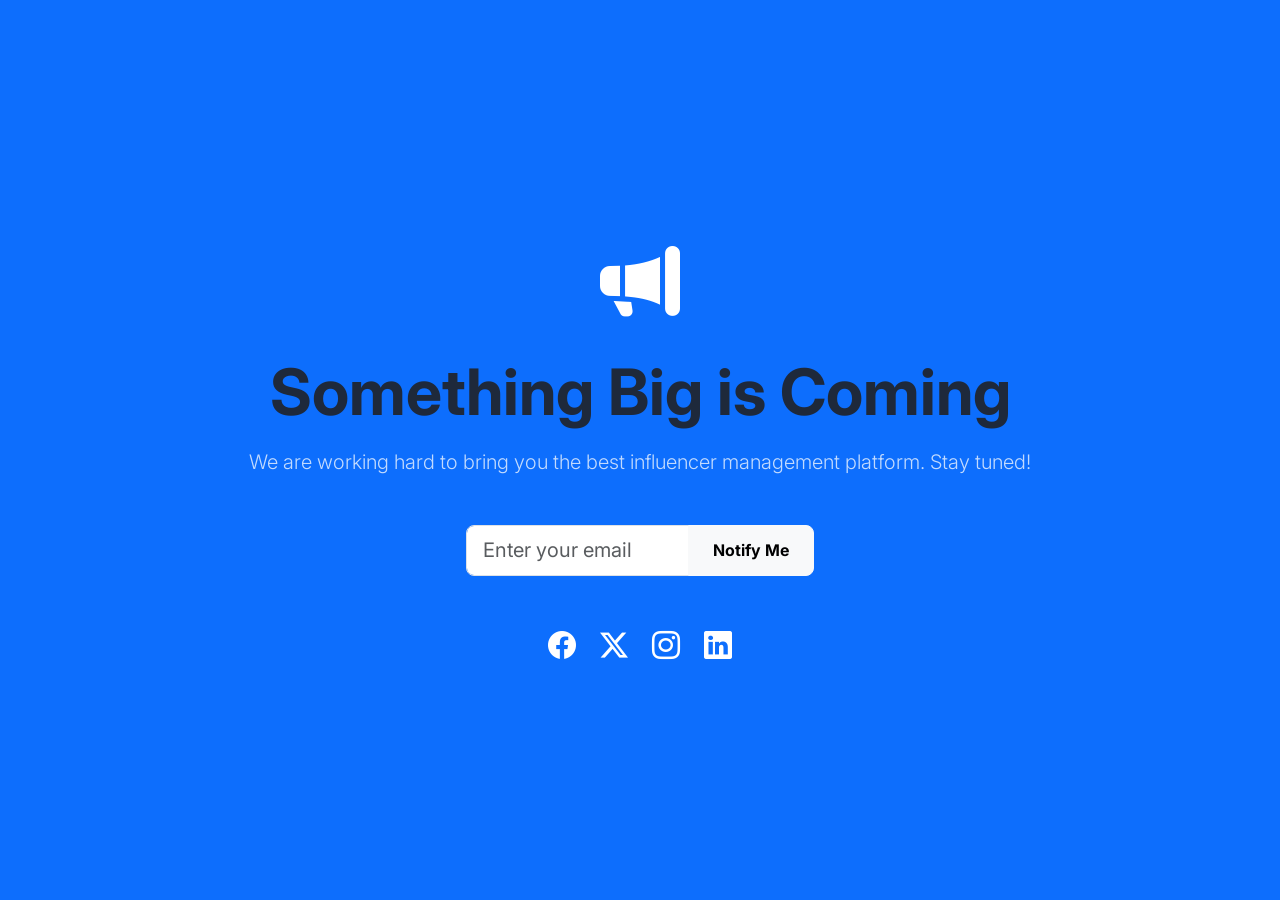
<file: coming-soon.html>
<!DOCTYPE html>
<html lang="en" dir="ltr">
<head>
    <meta charset="UTF-8">
    <meta name="viewport" content="width=device-width, initial-scale=1.0">
    <title>Coming Soon | InfluencerHub</title>
    <link href="https://cdn.jsdelivr.net/npm/bootstrap@5.3.2/dist/css/bootstrap.min.css" rel="stylesheet">
    <link rel="stylesheet" href="https://cdn.jsdelivr.net/npm/bootstrap-icons@1.11.1/font/bootstrap-icons.css">
    <link href="https://fonts.googleapis.com/css2?family=Inter:wght@400;500;600;700;800&display=swap" rel="stylesheet">
    <link rel="stylesheet" href="assets/css/style.css">
	<link rel="icon" type="image/png" href="assets/images/favicon.png">
</head>
<body class="bg-primary text-white">

    <div class="container d-flex flex-column justify-content-center align-items-center min-vh-100 text-center">
        <div class="mb-4">
            <i class="bi bi-megaphone-fill display-1"></i>
        </div>
        <h1 class="display-3 fw-bold mb-3">Something Big is Coming</h1>
        <p class="lead mb-5 opacity-75">We are working hard to bring you the best influencer management platform. Stay tuned!</p>
        
        <div class="row w-100 justify-content-center mb-5">
            <div class="col-md-6 col-lg-4">
                <form class="input-group">
                    <input type="email" class="form-control form-control-lg" placeholder="Enter your email">
                    <button class="btn btn-light fw-bold" type="button">Notify Me</button>
                </form>
            </div>
        </div>

        <div class="d-flex gap-4 fs-3">
            <a href="#" class="text-white"><i class="bi bi-facebook"></i></a>
            <a href="#" class="text-white"><i class="bi bi-twitter-x"></i></a>
            <a href="#" class="text-white"><i class="bi bi-instagram"></i></a>
            <a href="#" class="text-white"><i class="bi bi-linkedin"></i></a>
        </div>
    </div>

    <script src="https://cdn.jsdelivr.net/npm/bootstrap@5.3.2/dist/js/bootstrap.bundle.min.js"></script>
    <script src="assets/js/main.js"></script>
</body>
</html>
</file>
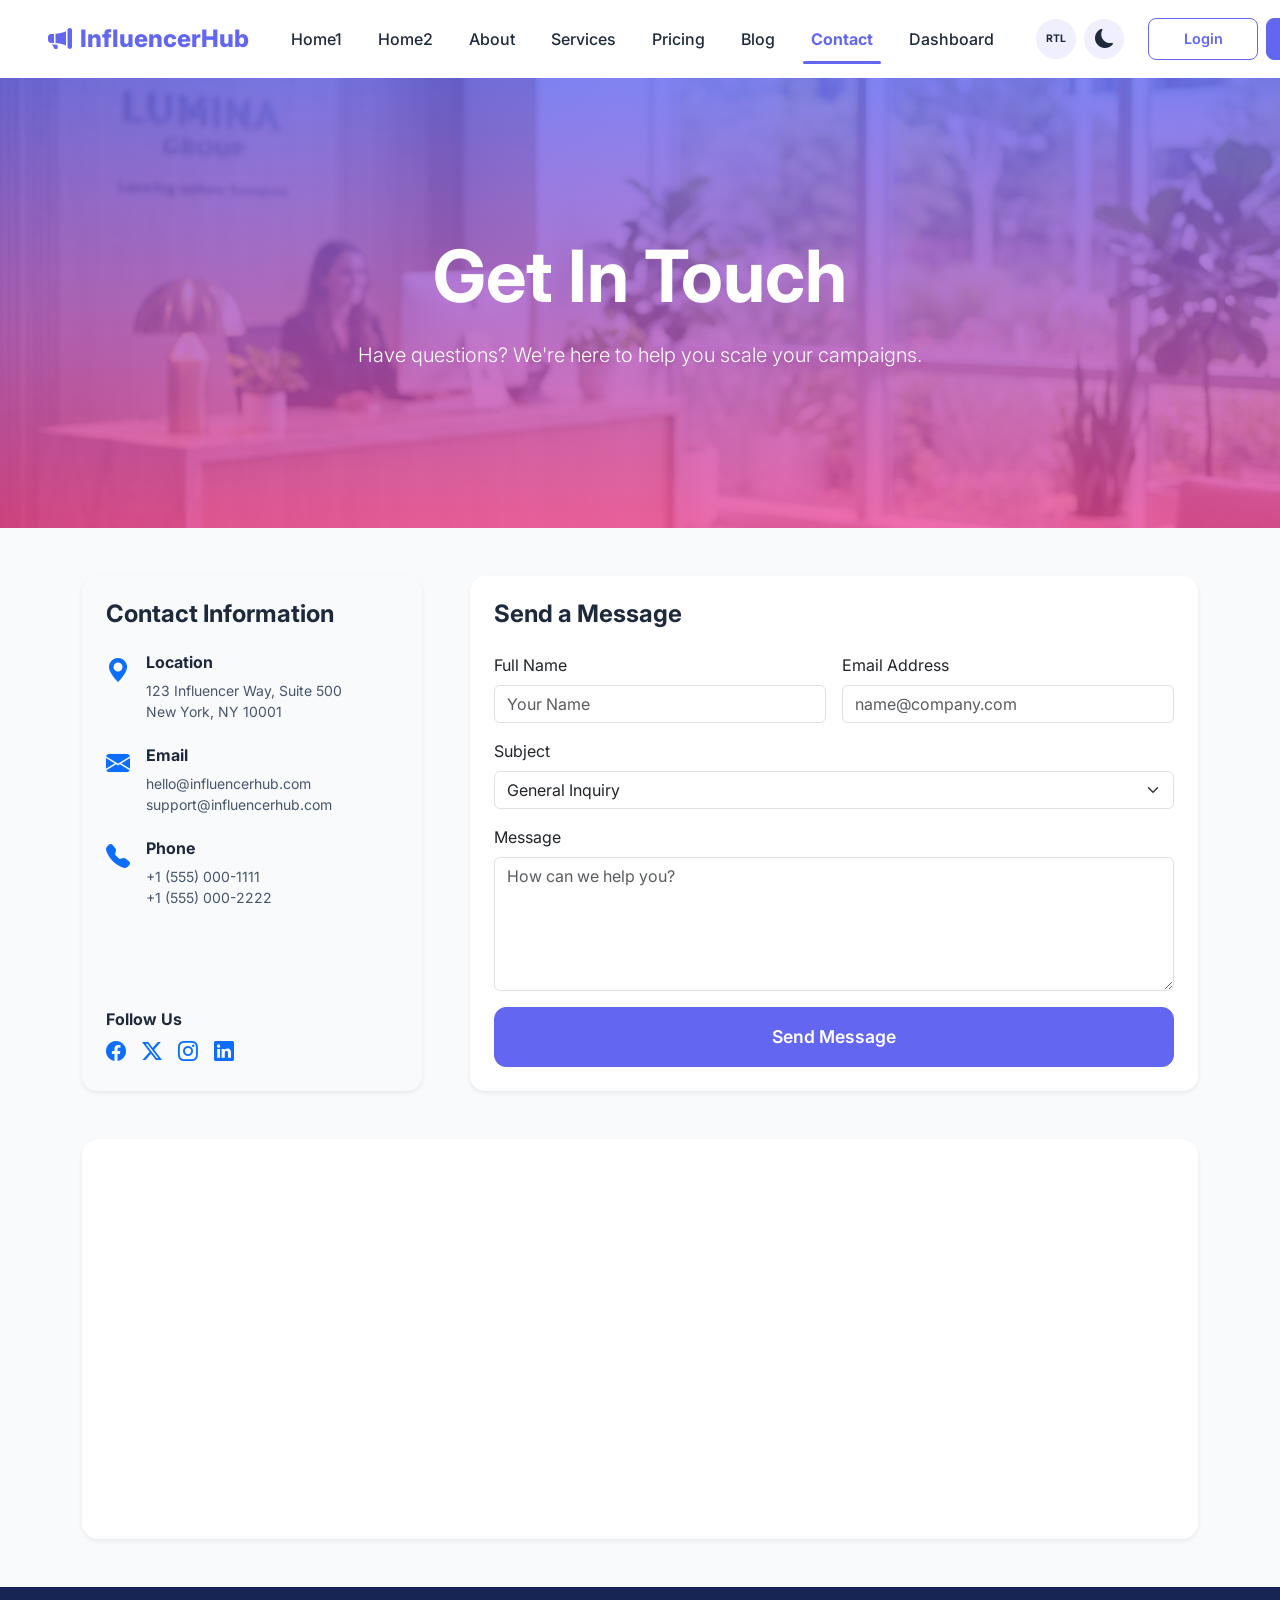
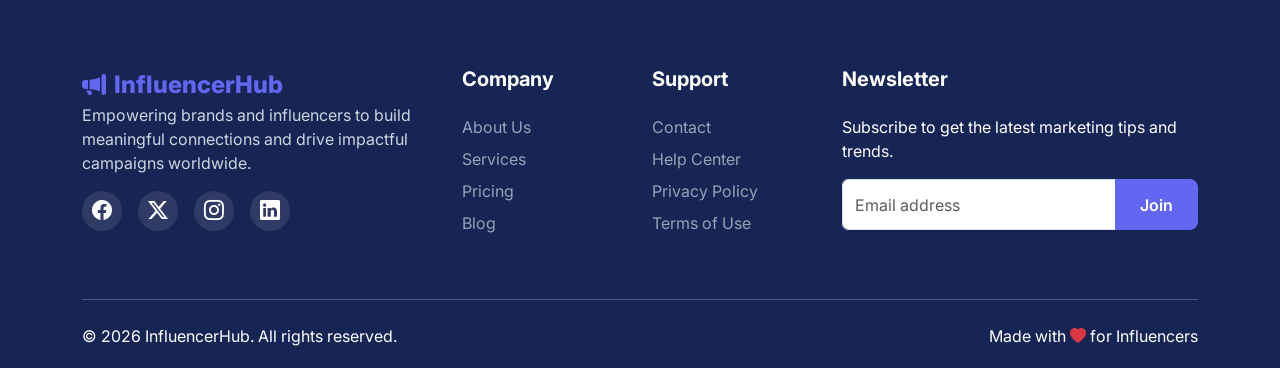
<file: contact.html>
<!DOCTYPE html>
<html lang="en" dir="ltr">
<head>
    <meta charset="UTF-8">
    <meta name="viewport" content="width=device-width, initial-scale=1.0">
    <title>Contact Us | InfluencerHub</title>
    <link href="https://cdn.jsdelivr.net/npm/bootstrap@5.3.2/dist/css/bootstrap.min.css" rel="stylesheet">
    <link rel="stylesheet" href="https://cdn.jsdelivr.net/npm/bootstrap-icons@1.11.1/font/bootstrap-icons.css">
    <link href="https://fonts.googleapis.com/css2?family=Inter:wght@400;500;600;700;800&display=swap" rel="stylesheet">
    <link rel="stylesheet" href="assets/css/style.css">
	<link rel="icon" type="image/png" href="assets/images/favicon.png">
</head>
<body>

    <!-- Header (Same) -->
    <header class="navbar navbar-expand-lg sticky-top">
        <div class="container-fluid px-lg-5">
            <a class="navbar-brand d-flex align-items-center" href="index.html">
                <i class="bi bi-megaphone-fill me-2"></i>
                <span>InfluencerHub</span>
            </a>
            
            <div class="d-flex align-items-center order-lg-3">
                <div class="d-none d-lg-flex align-items-center me-2">
                    <div class="rtl-toggle me-2"><small class="fw-bold" style="font-size: 0.65rem;">RTL</small></div>
                    <div class="theme-toggle me-3">
                        <i class="bi bi-moon-fill"></i>
                    </div>
                </div>
                <a href="login.html" class="btn btn-outline-primary me-2 d-none d-lg-inline-block">Login</a>
                <a href="register.html" class="btn btn-primary d-none d-lg-inline-block">Sign Up</a>
                <button class="navbar-toggler ms-2 border-0 shadow-none" type="button" data-bs-toggle="offcanvas" data-bs-target="#offcanvasNavbar">
                    <i class="bi bi-list fs-1 text-primary"></i>
                </button>
            </div>

            <div class="collapse navbar-collapse justify-content-center" id="navbarNav">
                <ul class="navbar-nav">
                    <li class="nav-item"><a class="nav-link" href="index.html">Home1</a></li><li class="nav-item"><a class="nav-link" href="home-2.html">Home2</a></li>
                    <li class="nav-item"><a class="nav-link" href="about.html">About</a></li>
                    <li class="nav-item"><a class="nav-link" href="services.html">Services</a></li>
                    <li class="nav-item"><a class="nav-link" href="pricing.html">Pricing</a></li>
                    <li class="nav-item"><a class="nav-link" href="blog.html">Blog</a></li>
                    <li class="nav-item"><a class="nav-link active" href="contact.html">Contact</a></li>
                    <li class="nav-item"><a class="nav-link" href="dashboard.html">Dashboard</a></li>
                </ul>
            </div>
        </div>
    </header>
    
    <!-- Mobile Navigation -->
    <div class="offcanvas offcanvas-end" tabindex="-1" id="offcanvasNavbar">
        <div class="offcanvas-header border-bottom">
            <h5 class="offcanvas-title fw-bold text-primary mb-0">
                <i class="bi bi-megaphone-fill me-2"></i>InfluencerHub
            </h5>
            <button type="button" class="btn-close shadow-none" data-bs-dismiss="offcanvas"></button>
        </div>
        <div class="offcanvas-body">

            <ul class="navbar-nav justify-content-end flex-grow-1 pe-3">
                <li class="nav-item"><a class="nav-link" href="index.html">Home1</a></li>
                <li class="nav-item"><a class="nav-link" href="home-2.html">Home2</a></li>
                <li class="nav-item"><a class="nav-link" href="about.html">About</a></li>
                <li class="nav-item"><a class="nav-link" href="services.html">Services</a></li>
                <li class="nav-item"><a class="nav-link" href="pricing.html">Pricing</a></li>
                <li class="nav-item"><a class="nav-link" href="blog.html">Blog</a></li>
                <li class="nav-item active"><a class="nav-link active" href="contact.html">Contact</a></li>
                <li class="nav-item"><a class="nav-link" href="dashboard.html">Dashboard</a></li>
                <hr>
                <li class="nav-item"><a class="nav-link" href="login.html">Login</a></li>
                <li class="nav-item"><a class="nav-link" href="register.html">Sign Up</a></li>
            </ul>
            <div class="d-flex align-items-center gap-3 p-3 border-top mt-auto">
                <div class="rtl-toggle"><small class="fw-bold" style="font-size: 0.65rem;">RTL</small></div>
                <div class="theme-toggle">
                    <i class="bi bi-moon-fill"></i>
                </div>
            </div>
        </div>
    </div>

    <main>
        <!-- Contact Hero -->
        <section class="hero-section py-5 d-flex align-items-center justify-content-center text-white text-center" style="background: linear-gradient(rgba(99, 102, 241, 0.8), rgba(236, 72, 153, 0.8)), url('assets/images/hero_bg_contact_1778399647492.png'); background-size: cover; background-position: center; min-height: 50vh;">
            <div class="container">
                <h1 class="display-4 fw-bold">Get In Touch</h1>
                <p class="lead mb-0">Have questions? We're here to help you scale your campaigns.</p>
            </div>
        </section>

        <!-- Contact Section -->
        <section class="py-5">
            <div class="container">
                <div class="row g-5">
                    <!-- Info Column -->
                    <div class="col-lg-4">
                        <div class="card p-4 h-100 border-0 shadow-sm bg-light">
                            <h4 class="fw-bold mb-4">Contact Information</h4>
                            <div class="d-flex mb-4">
                                <i class="bi bi-geo-alt-fill text-primary fs-4 me-3"></i>
                                <div>
                                    <h6>Location</h6>
                                    <p class="text-muted small mb-0">123 Influencer Way, Suite 500<br>New York, NY 10001</p>
                                </div>
                            </div>
                            <div class="d-flex mb-4">
                                <i class="bi bi-envelope-fill text-primary fs-4 me-3"></i>
                                <div>
                                    <h6>Email</h6>
                                    <p class="text-muted small mb-0">hello@influencerhub.com<br>support@influencerhub.com</p>
                                </div>
                            </div>
                            <div class="d-flex mb-4">
                                <i class="bi bi-telephone-fill text-primary fs-4 me-3"></i>
                                <div>
                                    <h6>Phone</h6>
                                    <p class="text-muted small mb-0">+1 (555) 000-1111<br>+1 (555) 000-2222</p>
                                </div>
                            </div>
                            <div class="mt-auto">
                                <h6>Follow Us</h6>
                                <div class="d-flex gap-3 fs-5 mt-2">
                                    <a href="#" class="text-primary"><i class="bi bi-facebook"></i></a>
                                    <a href="#" class="text-primary"><i class="bi bi-twitter-x"></i></a>
                                    <a href="#" class="text-primary"><i class="bi bi-instagram"></i></a>
                                    <a href="#" class="text-primary"><i class="bi bi-linkedin"></i></a>
                                </div>
                            </div>
                        </div>
                    </div>

                    <!-- Form Column -->
                    <div class="col-lg-8">
                        <div class="card p-4 border-0 shadow-sm">
                            <h4 class="fw-bold mb-4">Send a Message</h4>
                            <form>
                                <div class="row g-3">
                                    <div class="col-md-6">
                                        <label class="form-label">Full Name</label>
                                        <input type="text" class="form-control" placeholder="Your Name">
                                    </div>
                                    <div class="col-md-6">
                                        <label class="form-label">Email Address</label>
                                        <input type="email" class="form-control" placeholder="name@company.com">
                                    </div>
                                    <div class="col-12">
                                        <label class="form-label">Subject</label>
                                        <select class="form-select">
                                            <option selected>General Inquiry</option>
                                            <option>Partnership Proposal</option>
                                            <option>Technical Support</option>
                                            <option>Pricing Inquiry</option>
                                        </select>
                                    </div>
                                    <div class="col-12">
                                        <label class="form-label">Message</label>
                                        <textarea class="form-control" rows="5" placeholder="How can we help you?"></textarea>
                                    </div>
                                    <div class="col-12">
                                        <button type="submit" class="btn btn-primary btn-lg w-100">Send Message</button>
                                    </div>
                                </div>
                            </form>
                        </div>
                    </div>
                </div>

                <!-- Google Map Placeholder -->
                <div class="row mt-5">
                    <div class="col-12">
                        <div class="card border-0 shadow-sm rounded-4 overflow-hidden">
                            <iframe 
                                src="https://www.google.com/maps/embed?pb=!1m18!1m12!1m3!1d193595.15830869428!2d-74.119763973046!3d40.69766374874431!2m3!1f0!2f0!3f0!3m2!1i1024!2i768!4f13.1!3m3!1m2!1s0x89c24fa5d33f083b%3A0xc80b8f06e177fe62!2sNew%20York%2C%20NY%2C%20USA!5e0!3m2!1sen!2s!4v1652170000000!5m2!1sen!2s" 
                                width="100%" 
                                height="400" 
                                style="border:0;" 
                                allowfullscreen="" 
                                loading="lazy">
                            </iframe>
                        </div>
                    </div>
                </div>
            </div>
        </section>
    </main>

    <!-- Footer (Same) -->
    <footer class="footer">
        <div class="container">
            <div class="row g-4">
                <div class="col-lg-4 col-md-6">
                    <a class="navbar-brand d-flex align-items-center mb-3 text-white" href="index.html">
                        <i class="bi bi-megaphone-fill me-2"></i>
                        <span>InfluencerHub</span>
                    </a>
                    <p class="text-secondary-emphasis">Empowering brands and influencers to build meaningful connections and drive impactful campaigns worldwide.</p>
                    <div class="d-flex gap-3 fs-5 mt-3 footer-socials">
                        <a href="#" class="social-icon"><i class="bi bi-facebook"></i></a>
                        <a href="#" class="social-icon"><i class="bi bi-twitter-x"></i></a>
                        <a href="#" class="social-icon"><i class="bi bi-instagram"></i></a>
                        <a href="#" class="social-icon"><i class="bi bi-linkedin"></i></a>
                    </div>
                </div>
                <div class="col-lg-2 col-md-6">
                    <h5 class="mb-4">Company</h5>
                    <ul class="list-unstyled">
                        <li class="mb-2"><a href="about.html">About Us</a></li>
                        <li class="mb-2"><a href="services.html">Services</a></li>
                        <li class="mb-2"><a href="pricing.html">Pricing</a></li>
                        <li class="mb-2"><a href="blog.html">Blog</a></li>
                    </ul>
                </div>
                <div class="col-lg-2 col-md-6">
                    <h5 class="mb-4">Support</h5>
                    <ul class="list-unstyled">
                        <li class="mb-2"><a href="contact.html">Contact</a></li>
                        <li class="mb-2"><a href="#">Help Center</a></li>
                        <li class="mb-2"><a href="#">Privacy Policy</a></li>
                        <li class="mb-2"><a href="#">Terms of Use</a></li>
                    </ul>
                </div>
                <div class="col-lg-4 col-md-6">
                    <h5 class="mb-4">Newsletter</h5>
                    <p>Subscribe to get the latest marketing tips and trends.</p>
                    <form class="mt-3">
                        <div class="input-group">
                            <input type="email" class="form-control" placeholder="Email address">
                            <button class="btn btn-primary" type="button">Join</button>
                        </div>
                    </form>
                </div>
            </div>
            <hr class="mt-5 mb-4 opacity-25">
            <div class="row align-items-center">
                <div class="col-md-6 text-center text-md-start">
                    <p class="mb-0">© 2026 InfluencerHub. All rights reserved.</p>
                </div>
                <div class="col-md-6 text-center text-md-end mt-3 mt-md-0">
                    <p class="mb-0">Made with <i class="bi bi-heart-fill text-danger"></i> for Influencers</p>
                </div>
            </div>
        </div>
    </footer>

    <!-- Back to Top -->
    <button type="button" class="btn btn-primary rounded-circle" id="backToTop">
        <i class="bi bi-arrow-up"></i>
    </button>

    <script src="https://cdn.jsdelivr.net/npm/bootstrap@5.3.2/dist/js/bootstrap.bundle.min.js"></script>
    <script src="assets/js/main.js"></script>
</body>
</html>
</file>
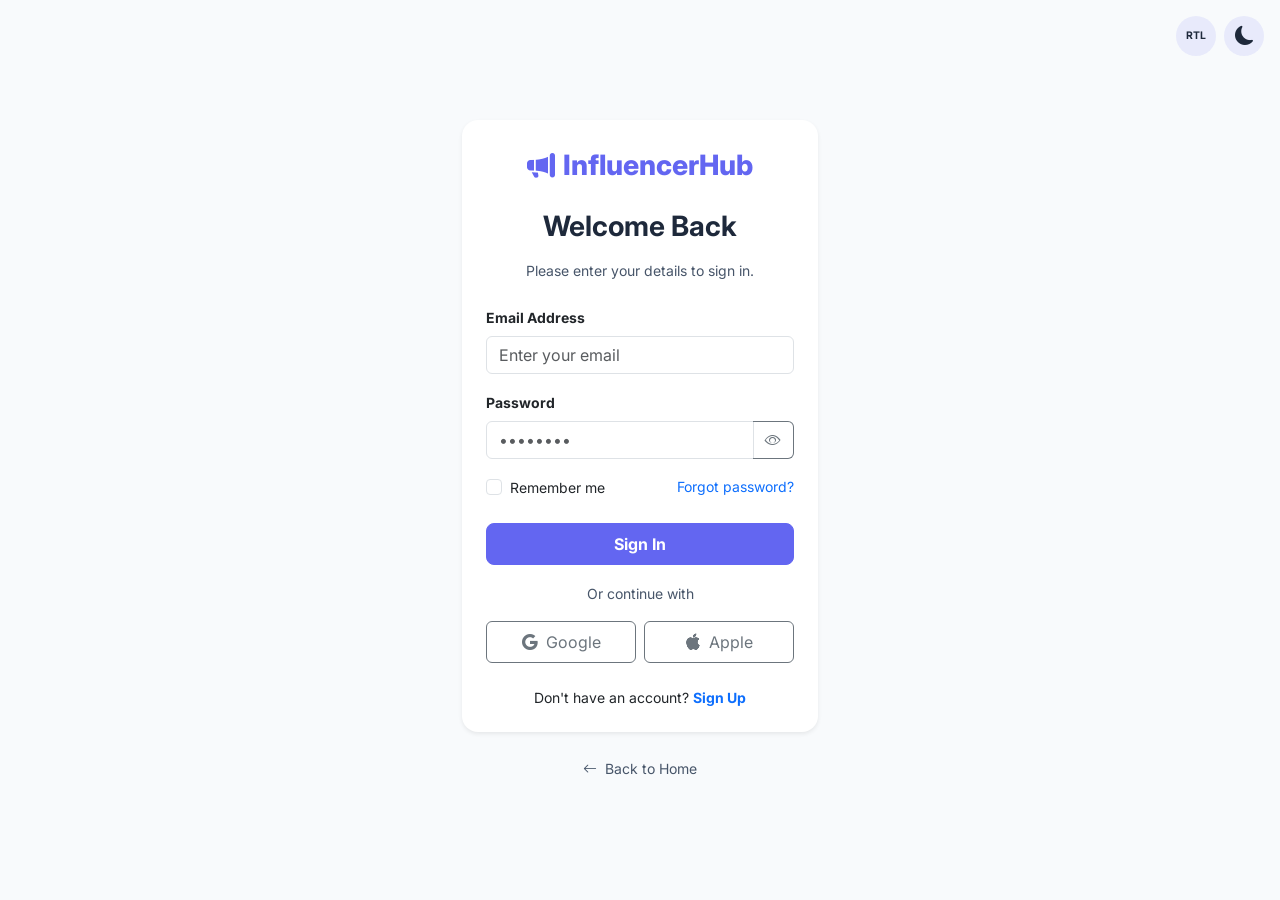
<file: login.html>
<!DOCTYPE html>
<html lang="en" dir="ltr">
<head>
    <meta charset="UTF-8">
    <meta name="viewport" content="width=device-width, initial-scale=1.0">
    <title>Login | InfluencerHub</title>
    <link href="https://cdn.jsdelivr.net/npm/bootstrap@5.3.2/dist/css/bootstrap.min.css" rel="stylesheet">
    <link rel="stylesheet" href="https://cdn.jsdelivr.net/npm/bootstrap-icons@1.11.1/font/bootstrap-icons.css">
    <link href="https://fonts.googleapis.com/css2?family=Inter:wght@400;500;600;700;800&display=swap" rel="stylesheet">
    <link rel="stylesheet" href="assets/css/style.css">
	<link rel="icon" type="image/png" href="assets/images/favicon.png">
</head>
<body class="bg-light">



    <!-- Top Right Toggles (Outside Layout) -->
    <div class="position-fixed top-0 end-0 p-3 d-flex gap-2" style="z-index: 1050;">
        <div class="rtl-toggle" id="rtlToggle"><small class="fw-bold" style="font-size: 0.65rem;">RTL</small></div>
        <div class="theme-toggle" id="themeToggle">
            <i class="bi bi-moon-fill"></i>
        </div>
    </div>

    <div class="container d-flex flex-column justify-content-center min-vh-100 py-5">
        <div class="row justify-content-center">
            <div class="col-md-5 col-lg-4">
                <div class="card p-4 border-0 shadow-sm rounded-4 position-relative">
                    <div class="text-center mb-4">
                        <a href="index.html" class="navbar-brand fs-3 text-primary d-inline-flex align-items-center">
                            <i class="bi bi-megaphone-fill me-2"></i>InfluencerHub
                        </a>
                    </div>
                    <h3 class="fw-bold mb-3 text-center">Welcome Back</h3>
                    <p class="text-muted small mb-4 text-center">Please enter your details to sign in.</p>
                    
                    <form>
                        <div class="mb-3">
                            <label class="form-label small fw-bold">Email Address</label>
                            <input type="email" class="form-control" placeholder="Enter your email">
                        </div>
                        <div class="mb-3">
                            <label class="form-label small fw-bold">Password</label>
                            <div class="input-group">
                                <input type="password" class="form-control" id="password" placeholder="••••••••">
                                <button class="btn btn-outline-secondary border-start-0" type="button" onclick="togglePassword('password', this)">
                                    <i class="bi bi-eye"></i>
                                </button>
                            </div>
                        </div>
                        <div class="mb-4 d-flex justify-content-between align-items-center">
                            <div class="form-check mb-0">
                                <input type="checkbox" class="form-check-input" id="remember">
                                <label class="form-check-label small" for="remember">Remember me</label>
                            </div>
                            <a href="#" class="small text-decoration-none">Forgot password?</a>
                        </div>
                        <button type="submit" class="btn btn-primary w-100 mb-3 py-2 fw-bold">Sign In</button>
                    </form>

                    <div class="text-center mb-3">
                        <span class="small text-muted">Or continue with</span>
                    </div>

                    <div class="d-flex gap-2 mb-4">
                        <button class="btn btn-outline-secondary w-100 py-2"><i class="bi bi-google me-2"></i>Google</button>
                        <button class="btn btn-outline-secondary w-100 py-2"><i class="bi bi-apple me-2"></i>Apple</button>
                    </div>

                    <p class="text-center small mb-0">Don't have an account? <a href="register.html" class="fw-bold text-decoration-none">Sign Up</a></p>
                </div>
                <div class="text-center mt-4">
                    <a href="index.html" class="text-muted small text-decoration-none"><i class="bi bi-arrow-left me-1"></i> Back to Home</a>
                </div>
            </div>
        </div>
    </div>

    <script src="https://cdn.jsdelivr.net/npm/bootstrap@5.3.2/dist/js/bootstrap.bundle.min.js"></script>
    <script src="assets/js/main.js"></script>
</body>
</html>
</file>
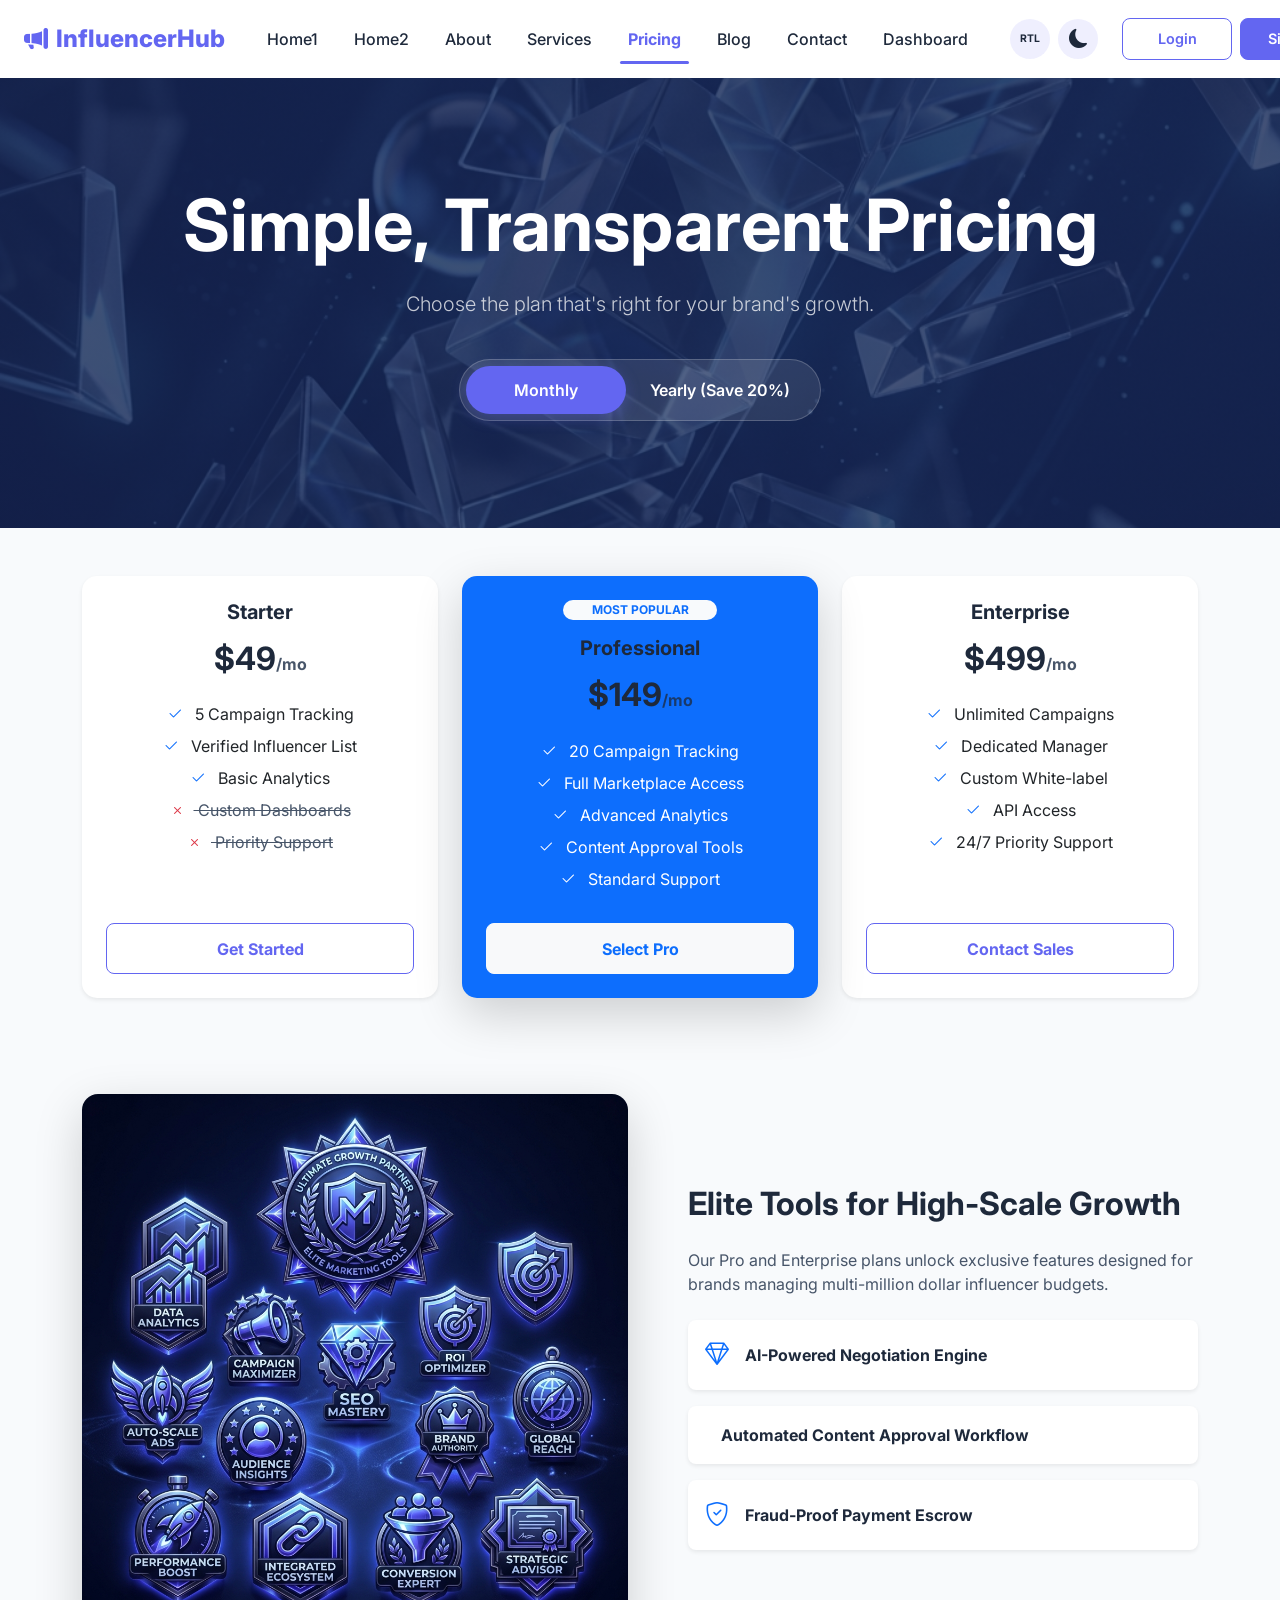
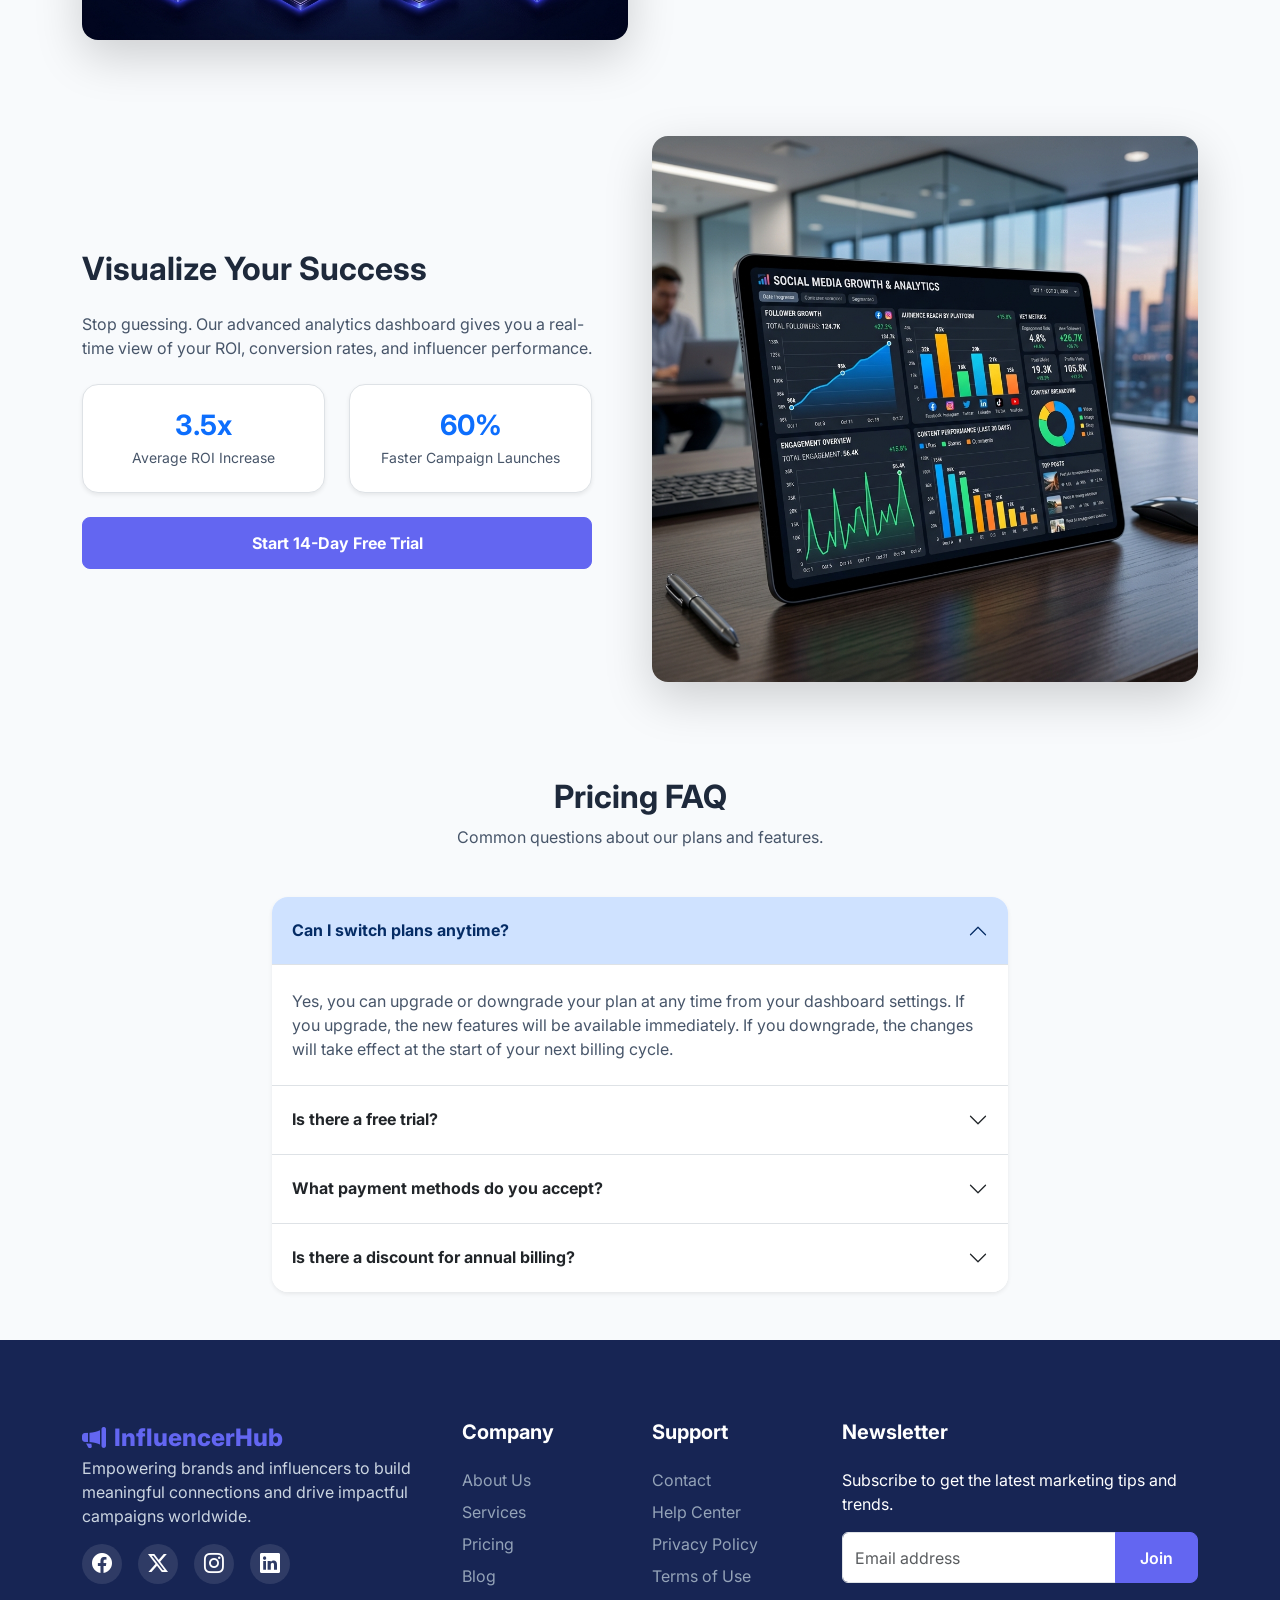
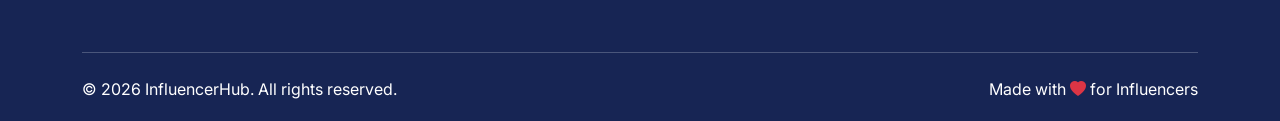
<file: pricing.html>
<!DOCTYPE html>
<html lang="en" dir="ltr">
<head>
    <meta charset="UTF-8">
    <meta name="viewport" content="width=device-width, initial-scale=1.0">
    <title>Pricing Plans | InfluencerHub</title>
    <link href="https://cdn.jsdelivr.net/npm/bootstrap@5.3.2/dist/css/bootstrap.min.css" rel="stylesheet">
    <link rel="stylesheet" href="https://cdn.jsdelivr.net/npm/bootstrap-icons@1.11.1/font/bootstrap-icons.css">
    <link href="https://fonts.googleapis.com/css2?family=Inter:wght@400;500;600;700;800&display=swap" rel="stylesheet">
    <link rel="stylesheet" href="assets/css/style.css">
	<link rel="icon" type="image/png" href="assets/images/favicon.png">
</head>
<body>

    <!-- Header (Same) -->
    <header class="navbar navbar-expand-lg sticky-top">
        <div class="container-fluid px-4">
            <a class="navbar-brand d-flex align-items-center" href="index.html">
                <i class="bi bi-megaphone-fill me-2"></i>
                <span>InfluencerHub</span>
            </a>
            
            <div class="d-flex align-items-center order-lg-3">
                <div class="d-none d-lg-flex align-items-center me-2">
                    <div class="rtl-toggle me-2"><small class="fw-bold" style="font-size: 0.65rem;">RTL</small></div>
                    <div class="theme-toggle me-3">
                        <i class="bi bi-moon-fill"></i>
                    </div>
                </div>
                <a href="login.html" class="btn btn-outline-primary me-2 d-none d-lg-inline-block">Login</a>
                <a href="register.html" class="btn btn-primary d-none d-lg-inline-block">Sign Up</a>
                <button class="navbar-toggler ms-2 border-0 shadow-none" type="button" data-bs-toggle="offcanvas" data-bs-target="#offcanvasNavbar">
                    <i class="bi bi-list fs-1 text-primary"></i>
                </button>
            </div>

            <div class="collapse navbar-collapse justify-content-center" id="navbarNav">
                <ul class="navbar-nav">
                    <li class="nav-item"><a class="nav-link" href="index.html">Home1</a></li><li class="nav-item"><a class="nav-link" href="home-2.html">Home2</a></li>
                    <li class="nav-item"><a class="nav-link" href="about.html">About</a></li>
                    <li class="nav-item"><a class="nav-link" href="services.html">Services</a></li>
                    <li class="nav-item"><a class="nav-link active" href="pricing.html">Pricing</a></li>
                    <li class="nav-item"><a class="nav-link" href="blog.html">Blog</a></li>
                    <li class="nav-item"><a class="nav-link" href="contact.html">Contact</a></li>
                    <li class="nav-item"><a class="nav-link" href="dashboard.html">Dashboard</a></li>
                </ul>
            </div>
        </div>
    </header>
    
    <!-- Mobile Offcanvas Menu -->
    <div class="offcanvas offcanvas-end" tabindex="-1" id="offcanvasNavbar">
        <div class="offcanvas-header border-bottom">
            <h5 class="offcanvas-title fw-bold text-primary mb-0">
                <i class="bi bi-megaphone-fill me-2"></i>InfluencerHub
            </h5>
            <button type="button" class="btn-close shadow-none" data-bs-dismiss="offcanvas"></button>
        </div>
        <div class="offcanvas-body">

            <ul class="navbar-nav justify-content-end flex-grow-1 pe-3">
                <li class="nav-item"><a class="nav-link" href="index.html">Home1</a></li>
                <li class="nav-item"><a class="nav-link" href="home-2.html">Home2</a></li>
                <li class="nav-item"><a class="nav-link" href="about.html">About</a></li>
                <li class="nav-item"><a class="nav-link" href="services.html">Services</a></li>
                <li class="nav-item"><a class="nav-link active" href="pricing.html">Pricing</a></li>
                <li class="nav-item"><a class="nav-link" href="blog.html">Blog</a></li>
                <li class="nav-item"><a class="nav-link" href="contact.html">Contact</a></li>
                <li class="nav-item"><a class="nav-link" href="dashboard.html">Dashboard</a></li>
                <hr>
                <li class="nav-item"><a class="nav-link" href="login.html">Login</a></li>
                <li class="nav-item"><a class="nav-link" href="register.html">Sign Up</a></li>
            </ul>
            <div class="d-flex align-items-center gap-3 p-3 border-top mt-auto">
                <div class="rtl-toggle"><small class="fw-bold" style="font-size: 0.65rem;">RTL</small></div>
                <div class="theme-toggle">
                    <i class="bi bi-moon-fill"></i>
                </div>
            </div>
        </div>
    </div>

    <main>
        <!-- Pricing Hero -->
        <section class="hero-section py-5 d-flex align-items-center justify-content-center text-white text-center" style="background: linear-gradient(rgba(23, 37, 84, 0.8), rgba(23, 37, 84, 0.8)), url('assets/images/pricing_hero_option3.png'); background-size: cover; background-position: center; min-height: 50vh;">
            <div class="container">
                <h1 class="display-4 fw-bold">Simple, Transparent Pricing</h1>
                <p class="lead opacity-75">Choose the plan that's right for your brand's growth.</p>
                <div class="pricing-toggle mt-4">
                    <button type="button" class="btn btn-primary">Monthly</button>
                    <button type="button" class="btn btn-outline-light">Yearly (Save 20%)</button>
                </div>
            </div>
        </section>

        <!-- Pricing Cards -->
        <section class="py-5">
            <div class="container">
                <div class="row g-4 justify-content-center">
                    <!-- Basic Plan -->
                    <div class="col-md-4">
                        <div class="card h-100 p-4 border-0 shadow-sm text-center">
                            <h5 class="fw-bold mb-3">Starter</h5>
                            <h2 class="fw-bold mb-4">$49<small class="fs-6 text-muted">/mo</small></h2>
                            <ul class="list-unstyled mb-4">
                                <li class="mb-2"><i class="bi bi-check2 text-primary me-2"></i> 5 Campaign Tracking</li>
                                <li class="mb-2"><i class="bi bi-check2 text-primary me-2"></i> Verified Influencer List</li>
                                <li class="mb-2"><i class="bi bi-check2 text-primary me-2"></i> Basic Analytics</li>
                                <li class="mb-2 text-muted text-decoration-line-through"><i class="bi bi-x text-danger me-2"></i> Custom Dashboards</li>
                                <li class="mb-2 text-muted text-decoration-line-through"><i class="bi bi-x text-danger me-2"></i> Priority Support</li>
                            </ul>
                            <a href="register.html" class="btn btn-outline-primary mt-auto w-100 fw-bold">Get Started</a>
                        </div>
                    </div>
                    <!-- Pro Plan -->
                    <div class="col-md-4">
                        <div class="card h-100 p-4 border-0 shadow-lg text-center bg-primary text-white" style="z-index: 1;">
                            <span class="badge bg-light text-primary rounded-pill mb-3 w-50 mx-auto">MOST POPULAR</span>
                            <h5 class="fw-bold mb-3">Professional</h5>
                            <h2 class="fw-bold mb-4">$149<small class="fs-6 opacity-75">/mo</small></h2>
                            <ul class="list-unstyled mb-4">
                                <li class="mb-2"><i class="bi bi-check2 text-white me-2"></i> 20 Campaign Tracking</li>
                                <li class="mb-2"><i class="bi bi-check2 text-white me-2"></i> Full Marketplace Access</li>
                                <li class="mb-2"><i class="bi bi-check2 text-white me-2"></i> Advanced Analytics</li>
                                <li class="mb-2"><i class="bi bi-check2 text-white me-2"></i> Content Approval Tools</li>
                                <li class="mb-2"><i class="bi bi-check2 text-white me-2"></i> Standard Support</li>
                            </ul>
                            <a href="register.html" class="btn btn-light mt-auto w-100 fw-bold text-primary">Select Pro</a>
                        </div>
                    </div>
                    <!-- Enterprise Plan -->
                    <div class="col-md-4">
                        <div class="card h-100 p-4 border-0 shadow-sm text-center">
                            <h5 class="fw-bold mb-3">Enterprise</h5>
                            <h2 class="fw-bold mb-4">$499<small class="fs-6 text-muted">/mo</small></h2>
                            <ul class="list-unstyled mb-4">
                                <li class="mb-2"><i class="bi bi-check2 text-primary me-2"></i> Unlimited Campaigns</li>
                                <li class="mb-2"><i class="bi bi-check2 text-primary me-2"></i> Dedicated Manager</li>
                                <li class="mb-2"><i class="bi bi-check2 text-primary me-2"></i> Custom White-label</li>
                                <li class="mb-2"><i class="bi bi-check2 text-primary me-2"></i> API Access</li>
                                <li class="mb-2"><i class="bi bi-check2 text-primary me-2"></i> 24/7 Priority Support</li>
                            </ul>
                            <a href="contact.html" class="btn btn-outline-primary mt-auto w-100 fw-bold">Contact Sales</a>
                        </div>
                    </div>
                </div>
            </div>
        </section>

        <!-- Premium Features -->
        <section class="py-5 bg-light">
            <div class="container">
                <div class="row align-items-center">
                    <div class="col-lg-6 mb-4 mb-lg-0">
                        <img src="assets/images/pricing_premium.png" alt="Premium Features" class="img-fluid rounded-4 shadow-lg">
                    </div>
                    <div class="col-lg-6 ps-lg-5">
                        <h2 class="fw-bold mb-4">Elite Tools for High-Scale Growth</h2>
                        <p class="text-muted mb-4">Our Pro and Enterprise plans unlock exclusive features designed for brands managing multi-million dollar influencer budgets.</p>
                        <div class="row g-3">
                            <div class="col-12">
                                <div class="d-flex align-items-center p-3 bg-white rounded-3 shadow-sm feature-list-card">
                                    <i class="bi bi-gem text-primary fs-4 me-3"></i>
                                    <span class="fw-bold">AI-Powered Negotiation Engine</span>
                                </div>
                            </div>
                            <div class="col-12">
                                <div class="d-flex align-items-center p-3 bg-white rounded-3 shadow-sm feature-list-card">
                                    <i class="bi bi-lightning-auto text-primary fs-4 me-3"></i>
                                    <span class="fw-bold">Automated Content Approval Workflow</span>
                                </div>
                            </div>
                            <div class="col-12">
                                <div class="d-flex align-items-center p-3 bg-white rounded-3 shadow-sm feature-list-card">
                                    <i class="bi bi-shield-check text-primary fs-4 me-3"></i>
                                    <span class="fw-bold">Fraud-Proof Payment Escrow</span>
                                </div>
                            </div>
                        </div>
                    </div>
                </div>
            </div>
        </section>

        <!-- ROI Analytics Section -->
        <section class="py-5">
            <div class="container">
                <div class="row align-items-center flex-row-reverse">
                    <div class="col-lg-6 mb-4 mb-lg-0">
                        <img src="assets/images/card_analytics.png" alt="ROI Analytics" class="img-fluid rounded-4 shadow-lg">
                    </div>
                    <div class="col-lg-6 pe-lg-5">
                        <h2 class="fw-bold mb-4">Visualize Your Success</h2>
                        <p class="text-muted mb-4">Stop guessing. Our advanced analytics dashboard gives you a real-time view of your ROI, conversion rates, and influencer performance.</p>
                        <div class="row g-4">
                            <div class="col-6">
                                <div class="p-4 bg-white rounded-4 shadow-sm border feature-list-card text-center">
                                    <h3 class="fw-bold text-primary mb-1">3.5x</h3>
                                    <p class="small text-muted mb-0">Average ROI Increase</p>
                                </div>
                            </div>
                            <div class="col-6">
                                <div class="p-4 bg-white rounded-4 shadow-sm border feature-list-card text-center">
                                    <h3 class="fw-bold text-primary mb-1">60%</h3>
                                    <p class="small text-muted mb-0">Faster Campaign Launches</p>
                                </div>
                            </div>
                        </div>
                        <a href="register.html" class="btn btn-primary mt-4 w-100 fw-bold">Start 14-Day Free Trial</a>
                    </div>
                </div>
            </div>
        </section>
        <section class="py-5 bg-light">
            <div class="container">
                <div class="text-center mb-5">
                    <h2 class="fw-bold">Pricing FAQ</h2>
                    <p class="text-muted">Common questions about our plans and features.</p>
                </div>
                <div class="row justify-content-center">
                    <div class="col-lg-8">
                        <div class="accordion accordion-flush shadow-sm rounded-4 overflow-hidden" id="faqAccordion">
                            <div class="accordion-item border-bottom">
                                <h2 class="accordion-header">
                                    <button class="accordion-button fw-bold py-4" type="button" data-bs-toggle="collapse" data-bs-target="#faq1">
                                        Can I switch plans anytime?
                                    </button>
                                </h2>
                                <div id="faq1" class="accordion-collapse collapse show" data-bs-parent="#faqAccordion">
                                    <div class="accordion-body py-4 text-muted">
                                        Yes, you can upgrade or downgrade your plan at any time from your dashboard settings. If you upgrade, the new features will be available immediately. If you downgrade, the changes will take effect at the start of your next billing cycle.
                                    </div>
                                </div>
                            </div>
                            <div class="accordion-item border-bottom">
                                <h2 class="accordion-header">
                                    <button class="accordion-button collapsed fw-bold py-4" type="button" data-bs-toggle="collapse" data-bs-target="#faq2">
                                        Is there a free trial?
                                    </button>
                                </h2>
                                <div id="faq2" class="accordion-collapse collapse" data-bs-parent="#faqAccordion">
                                    <div class="accordion-body py-4 text-muted">
                                        Absolutely! We offer a 14-day free trial on our Professional plan. No credit card is required to start your trial and experience our premium influencer discovery and analytics tools.
                                    </div>
                                </div>
                            </div>
                            <div class="accordion-item border-bottom">
                                <h2 class="accordion-header">
                                    <button class="accordion-button collapsed fw-bold py-4" type="button" data-bs-toggle="collapse" data-bs-target="#faq3">
                                        What payment methods do you accept?
                                    </button>
                                </h2>
                                <div id="faq3" class="accordion-collapse collapse" data-bs-parent="#faqAccordion">
                                    <div class="accordion-body py-4 text-muted">
                                        We accept all major credit cards (Visa, Mastercard, American Express), PayPal, and wire transfers for Enterprise customers. All payments are processed securely via Stripe.
                                    </div>
                                </div>
                            </div>
                            <div class="accordion-item">
                                <h2 class="accordion-header">
                                    <button class="accordion-button collapsed fw-bold py-4" type="button" data-bs-toggle="collapse" data-bs-target="#faq4">
                                        Is there a discount for annual billing?
                                    </button>
                                </h2>
                                <div id="faq4" class="accordion-collapse collapse" data-bs-parent="#faqAccordion">
                                    <div class="accordion-body py-4 text-muted">
                                        Yes! When you choose annual billing, you save 20% compared to monthly billing. It's a great way to maximize your marketing budget.
                                    </div>
                                </div>
                            </div>
                        </div>
                    </div>
                </div>
            </div>
        </section>
    </main>

    <!-- Footer (Same) -->
    <footer class="footer">
        <div class="container">
            <div class="row g-4">
                <div class="col-lg-4 col-md-6">
                    <a class="navbar-brand d-flex align-items-center mb-3 text-white" href="index.html">
                        <i class="bi bi-megaphone-fill me-2"></i>
                        <span>InfluencerHub</span>
                    </a>
                    <p class="text-secondary-emphasis">Empowering brands and influencers to build meaningful connections and drive impactful campaigns worldwide.</p>
                    <div class="d-flex gap-3 fs-5 mt-3 footer-socials">
                        <a href="#" class="social-icon"><i class="bi bi-facebook"></i></a>
                        <a href="#" class="social-icon"><i class="bi bi-twitter-x"></i></a>
                        <a href="#" class="social-icon"><i class="bi bi-instagram"></i></a>
                        <a href="#" class="social-icon"><i class="bi bi-linkedin"></i></a>
                    </div>
                </div>
                <div class="col-lg-2 col-md-6">
                    <h5 class="mb-4">Company</h5>
                    <ul class="list-unstyled">
                        <li class="mb-2"><a href="about.html">About Us</a></li>
                        <li class="mb-2"><a href="services.html">Services</a></li>
                        <li class="mb-2"><a href="pricing.html">Pricing</a></li>
                        <li class="mb-2"><a href="blog.html">Blog</a></li>
                    </ul>
                </div>
                <div class="col-lg-2 col-md-6">
                    <h5 class="mb-4">Support</h5>
                    <ul class="list-unstyled">
                        <li class="mb-2"><a href="contact.html">Contact</a></li>
                        <li class="mb-2"><a href="#">Help Center</a></li>
                        <li class="mb-2"><a href="#">Privacy Policy</a></li>
                        <li class="mb-2"><a href="#">Terms of Use</a></li>
                    </ul>
                </div>
                <div class="col-lg-4 col-md-6">
                    <h5 class="mb-4">Newsletter</h5>
                    <p>Subscribe to get the latest marketing tips and trends.</p>
                    <form class="mt-3">
                        <div class="input-group">
                            <input type="email" class="form-control" placeholder="Email address">
                            <button class="btn btn-primary" type="button">Join</button>
                        </div>
                    </form>
                </div>
            </div>
            <hr class="mt-5 mb-4 opacity-25">
            <div class="row align-items-center">
                <div class="col-md-6 text-center text-md-start">
                    <p class="mb-0">© 2026 InfluencerHub. All rights reserved.</p>
                </div>
                <div class="col-md-6 text-center text-md-end mt-3 mt-md-0">
                    <p class="mb-0">Made with <i class="bi bi-heart-fill text-danger"></i> for Influencers</p>
                </div>
            </div>
        </div>
    </footer>

    <!-- Back to Top -->
    <button type="button" class="btn btn-primary rounded-circle" id="backToTop">
        <i class="bi bi-arrow-up"></i>
    </button>

    <script src="https://cdn.jsdelivr.net/npm/bootstrap@5.3.2/dist/js/bootstrap.bundle.min.js"></script>
    <script src="assets/js/main.js"></script>
</body>
</html>
</file>
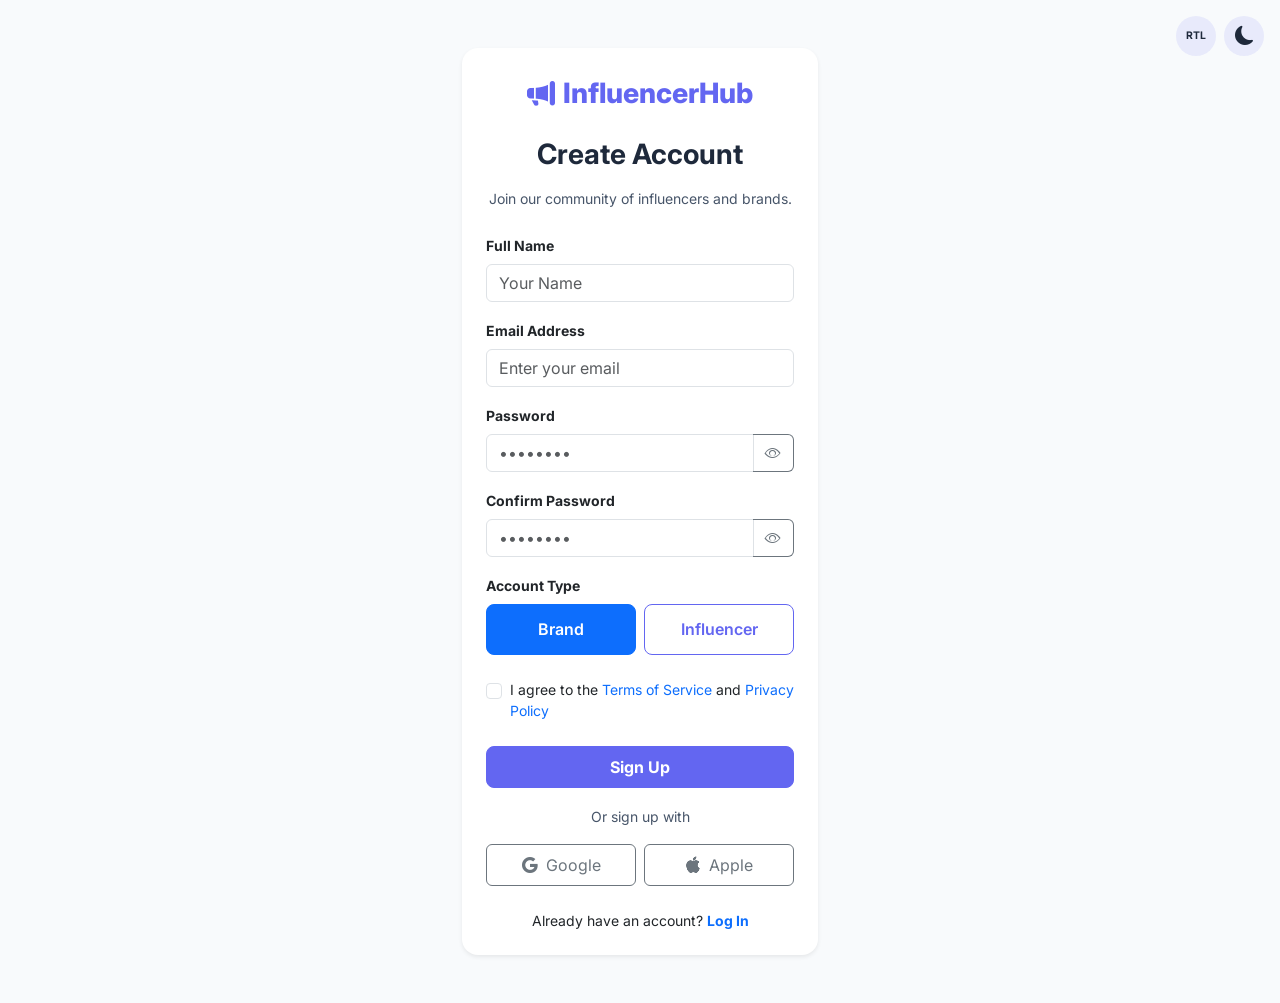
<file: register.html>
<!DOCTYPE html>
<html lang="en" dir="ltr">
<head>
    <meta charset="UTF-8">
    <meta name="viewport" content="width=device-width, initial-scale=1.0">
    <title>Register | InfluencerHub</title>
    <link href="https://cdn.jsdelivr.net/npm/bootstrap@5.3.2/dist/css/bootstrap.min.css" rel="stylesheet">
    <link rel="stylesheet" href="https://cdn.jsdelivr.net/npm/bootstrap-icons@1.11.1/font/bootstrap-icons.css">
    <link href="https://fonts.googleapis.com/css2?family=Inter:wght@400;500;600;700;800&display=swap" rel="stylesheet">
    <link rel="stylesheet" href="assets/css/style.css">
	<link rel="icon" type="image/png" href="assets/images/favicon.png">
</head>
<body class="bg-light">



    <!-- Top Right Toggles (Outside Layout) -->
    <div class="position-fixed top-0 end-0 p-3 d-flex gap-2" style="z-index: 1050;">
        <div class="rtl-toggle" id="rtlToggle"><small class="fw-bold" style="font-size: 0.65rem;">RTL</small></div>
        <div class="theme-toggle" id="themeToggle">
            <i class="bi bi-moon-fill"></i>
        </div>
    </div>

    <div class="container d-flex flex-column justify-content-center min-vh-100 py-5">
        <div class="row justify-content-center">
            <div class="col-md-5 col-lg-4">
                <div class="card p-4 border-0 shadow-sm rounded-4 position-relative">
                    <div class="text-center mb-4">
                        <a href="index.html" class="navbar-brand fs-3 text-primary d-inline-flex align-items-center">
                            <i class="bi bi-megaphone-fill me-2"></i>InfluencerHub
                        </a>
                    </div>
                    <h3 class="fw-bold mb-3 text-center">Create Account</h3>
                    <p class="text-muted small mb-4 text-center">Join our community of influencers and brands.</p>
                    
                    <form>
                        <div class="mb-3">
                            <label class="form-label small fw-bold">Full Name</label>
                            <input type="text" class="form-control" placeholder="Your Name">
                        </div>
                        <div class="mb-3">
                            <label class="form-label small fw-bold">Email Address</label>
                            <input type="email" class="form-control" placeholder="Enter your email">
                        </div>
                        <div class="mb-3">
                            <label class="form-label small fw-bold">Password</label>
                            <div class="input-group">
                                <input type="password" class="form-control" id="password" placeholder="••••••••">
                                <button class="btn btn-outline-secondary border-start-0" type="button" onclick="togglePassword('password', this)">
                                    <i class="bi bi-eye"></i>
                                </button>
                            </div>
                        </div>
                        <div class="mb-3">
                            <label class="form-label small fw-bold">Confirm Password</label>
                            <div class="input-group">
                                <input type="password" class="form-control" id="confirmPassword" placeholder="••••••••">
                                <button class="btn btn-outline-secondary border-start-0" type="button" onclick="togglePassword('confirmPassword', this)">
                                    <i class="bi bi-eye"></i>
                                </button>
                            </div>
                        </div>
                        <div class="mb-4">
                            <label class="form-label small fw-bold">Account Type</label>
                            <div class="d-flex gap-2">
                                <input type="radio" class="btn-check" name="type" id="brand" checked>
                                <label class="btn btn-outline-primary w-100 small" for="brand">Brand</label>
                                <input type="radio" class="btn-check" name="type" id="influencer">
                                <label class="btn btn-outline-primary w-100 small" for="influencer">Influencer</label>
                            </div>
                        </div>
                        <div class="mb-4 form-check">
                            <input type="checkbox" class="form-check-input" id="terms" required>
                            <label class="form-check-label small" for="terms">I agree to the <a href="#" class="text-decoration-none">Terms of Service</a> and <a href="#" class="text-decoration-none">Privacy Policy</a></label>
                        </div>
                        <button type="submit" class="btn btn-primary w-100 mb-3 py-2 fw-bold">Sign Up</button>
                    </form>

                    <div class="text-center mb-3">
                        <span class="small text-muted">Or sign up with</span>
                    </div>

                    <div class="d-flex gap-2 mb-4">
                        <button class="btn btn-outline-secondary w-100 py-2"><i class="bi bi-google me-2"></i>Google</button>
                        <button class="btn btn-outline-secondary w-100 py-2"><i class="bi bi-apple me-2"></i>Apple</button>
                    </div>

                    <p class="text-center small mb-0">Already have an account? <a href="login.html" class="fw-bold text-decoration-none">Log In</a></p>
                </div>
            </div>
        </div>
    </div>

    <script src="https://cdn.jsdelivr.net/npm/bootstrap@5.3.2/dist/js/bootstrap.bundle.min.js"></script>
    <script src="assets/js/main.js"></script>
</body>
</html>
</file>
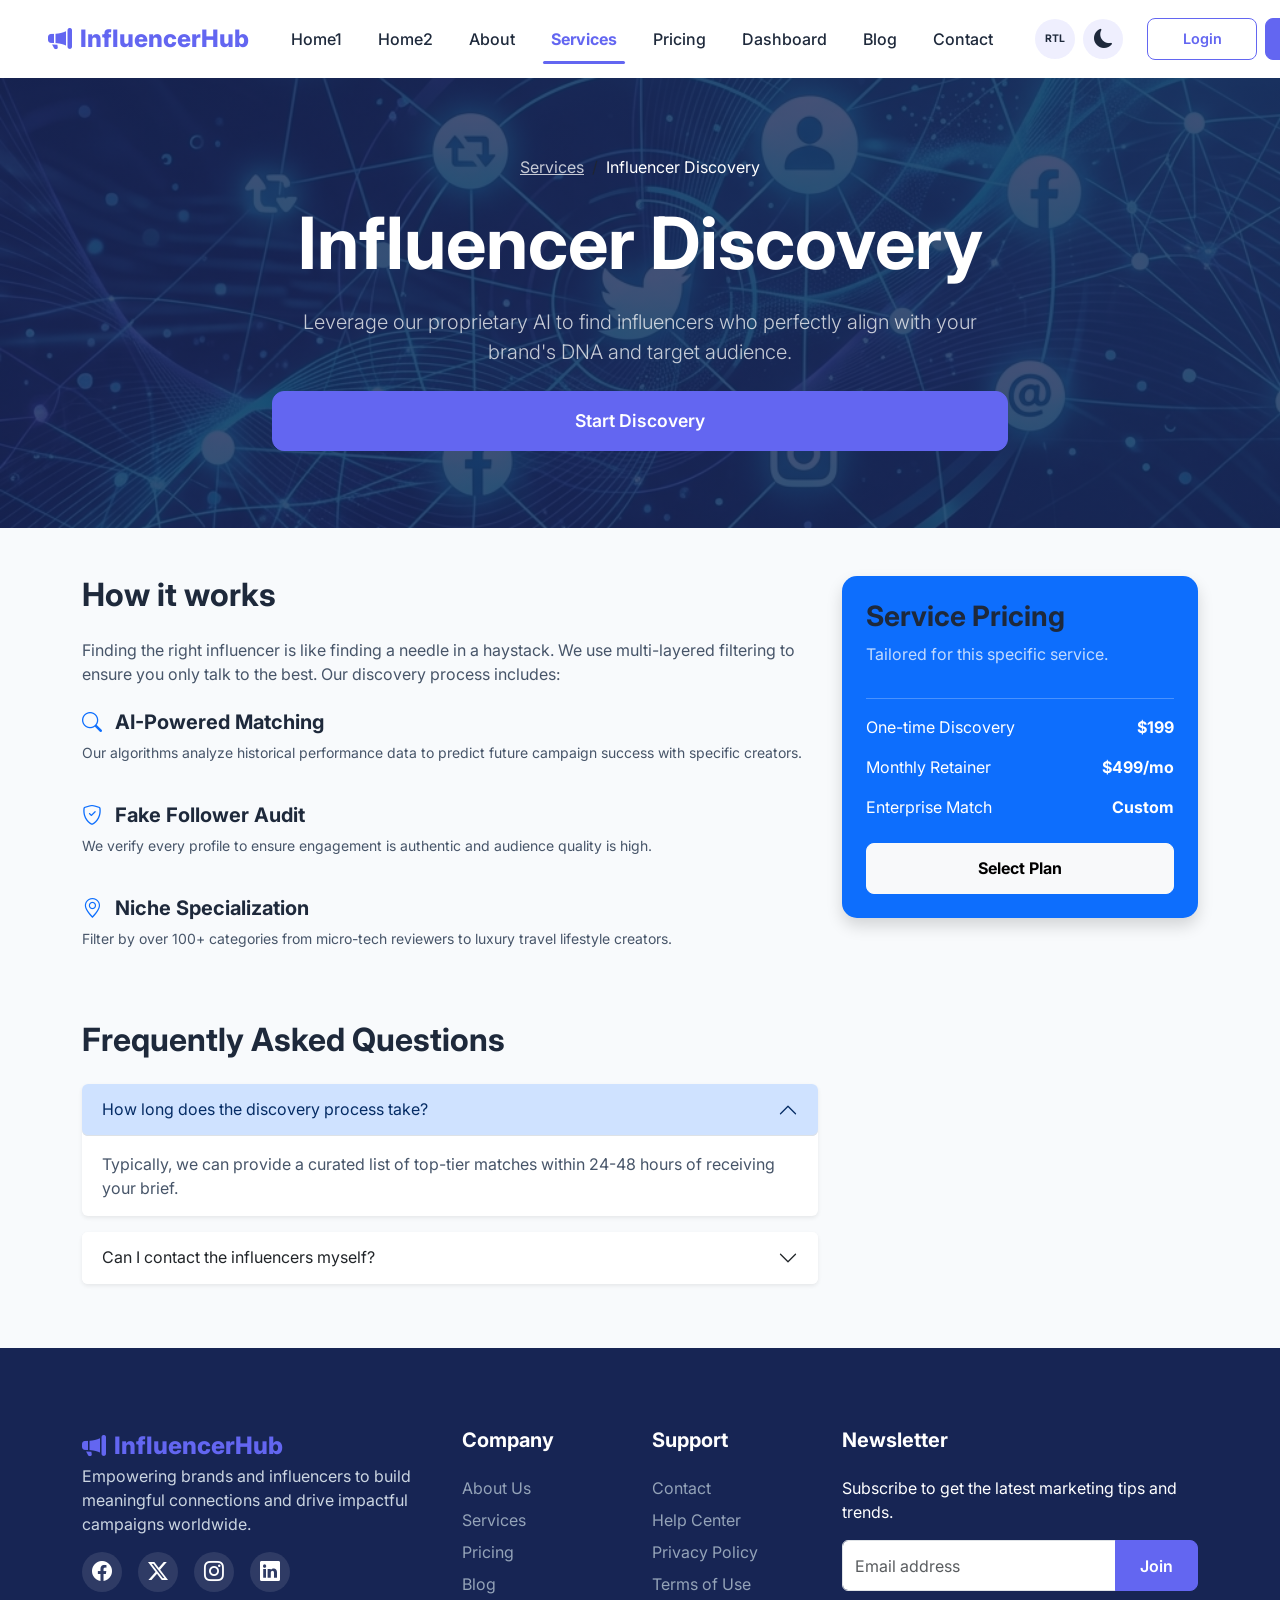
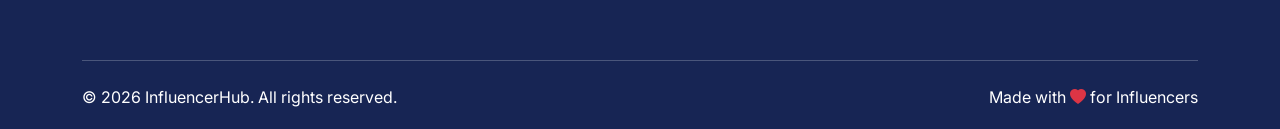
<file: service-details.html>
<!DOCTYPE html>
<html lang="en" dir="ltr">
<head>
    <meta charset="UTF-8">
    <meta name="viewport" content="width=device-width, initial-scale=1.0">
    <title>Service Details | InfluencerHub</title>
    <link href="https://cdn.jsdelivr.net/npm/bootstrap@5.3.2/dist/css/bootstrap.min.css" rel="stylesheet">
    <link rel="stylesheet" href="https://cdn.jsdelivr.net/npm/bootstrap-icons@1.11.1/font/bootstrap-icons.css">
    <link href="https://fonts.googleapis.com/css2?family=Inter:wght@400;500;600;700;800&display=swap" rel="stylesheet">
    <link rel="stylesheet" href="assets/css/style.css">
	<link rel="icon" type="image/png" href="assets/images/favicon.png">
</head>
<body>

    <!-- Header (Same) -->
    <header class="navbar navbar-expand-lg sticky-top">
        <div class="container-fluid px-lg-5">
            <a class="navbar-brand d-flex align-items-center" href="index.html">
                <i class="bi bi-megaphone-fill me-2"></i>
                <span>InfluencerHub</span>
            </a>
            
            <div class="d-flex align-items-center order-lg-3">
                <div class="d-none d-lg-flex align-items-center me-2">
                    <div class="rtl-toggle me-2"><small class="fw-bold" style="font-size: 0.65rem;">RTL</small></div>
                    <div class="theme-toggle me-3">
                        <i class="bi bi-moon-fill"></i>
                    </div>
                </div>
                <a href="login.html" class="btn btn-outline-primary me-2 d-none d-lg-inline-block">Login</a>
                <a href="register.html" class="btn btn-primary d-none d-lg-inline-block">Sign Up</a>
                <button class="navbar-toggler ms-2 border-0 shadow-none" type="button" data-bs-toggle="offcanvas" data-bs-target="#offcanvasNavbar">
                    <i class="bi bi-list fs-1 text-primary"></i>
                </button>
            </div>

            <div class="collapse navbar-collapse justify-content-center" id="navbarNav">
                <ul class="navbar-nav">
                    <li class="nav-item"><a class="nav-link" href="index.html">Home1</a></li><li class="nav-item"><a class="nav-link" href="home-2.html">Home2</a></li>
                    <li class="nav-item"><a class="nav-link" href="about.html">About</a></li>
                    <li class="nav-item"><a class="nav-link active" href="services.html">Services</a></li>
                    <li class="nav-item"><a class="nav-link" href="pricing.html">Pricing</a></li><li class="nav-item"><a class="nav-link" href="dashboard.html">Dashboard</a></li>
                    <li class="nav-item"><a class="nav-link" href="blog.html">Blog</a></li>
                    <li class="nav-item"><a class="nav-link" href="contact.html">Contact</a></li>
                </ul>
            </div>
        </div>
    </header>

    <!-- Mobile Offcanvas (Same) -->
    <div class="offcanvas offcanvas-end" tabindex="-1" id="offcanvasNavbar">
        <div class="offcanvas-header border-bottom">
            <h5 class="offcanvas-title fw-bold text-primary mb-0">
                <i class="bi bi-megaphone-fill me-2"></i>InfluencerHub
            </h5>
            <button type="button" class="btn-close shadow-none" data-bs-dismiss="offcanvas"></button>
        </div>
        <div class="offcanvas-body">
            <div class="d-lg-none d-flex align-items-center justify-content-between mb-4 p-3 bg-light rounded-4">
                <span class="small fw-bold text-muted">Theme & Layout</span>
                <div class="d-flex gap-2">
                    <div class="rtl-toggle"><small class="fw-bold" style="font-size: 0.65rem;">RTL</small></div>
                    <div class="theme-toggle">
                        <i class="bi bi-moon-fill"></i>
                    </div>
                </div>
            </div>
            <ul class="navbar-nav justify-content-end flex-grow-1 pe-3">
                <li class="nav-item"><a class="nav-link" href="index.html">Home1</a></li><li class="nav-item"><a class="nav-link" href="home-2.html">Home2</a></li>
                <li class="nav-item"><a class="nav-link" href="about.html">About</a></li>
                <li class="nav-item"><a class="nav-link" href="services.html">Services</a></li>
                <li class="nav-item"><a class="nav-link" href="pricing.html">Pricing</a></li><li class="nav-item"><a class="nav-link" href="dashboard.html">Dashboard</a></li>
                <li class="nav-item"><a class="nav-link" href="blog.html">Blog</a></li>
                <li class="nav-item"><a class="nav-link" href="contact.html">Contact</a></li>
                <hr>
                <li class="nav-item"><a class="nav-link" href="login.html">Login</a></li>
                <li class="nav-item"><a class="nav-link" href="register.html">Sign Up</a></li>
            </ul>
        </div>
    </div>

    <main>
        <!-- Service Detail Hero -->
        <section class="hero-section py-5 d-flex align-items-center justify-content-center text-white text-center" style="background: linear-gradient(rgba(23, 37, 84, 0.8), rgba(23, 37, 84, 0.8)), url('assets/images/hero_bg_services_1778398066359.png'); background-size: cover; background-position: center; min-height: 50vh;">
            <div class="container">
                <nav aria-label="breadcrumb" class="mb-4 d-flex justify-content-center">
                    <ol class="breadcrumb mb-0">
                        <li class="breadcrumb-item"><a href="services.html" class="text-white opacity-75">Services</a></li>
                        <li class="breadcrumb-item active text-white" aria-current="page">Influencer Discovery</li>
                    </ol>
                </nav>
                <div class="row justify-content-center">
                    <div class="col-lg-8">
                        <h1 class="display-4 fw-bold mb-4">Influencer Discovery</h1>
                        <p class="lead opacity-75 mb-4">Leverage our proprietary AI to find influencers who perfectly align with your brand's DNA and target audience.</p>
                        <a href="contact.html" class="btn btn-primary btn-lg px-5 py-3 w-100 w-sm-auto">Start Discovery</a>
                    </div>
                </div>
            </div>
        </section>

        <!-- Detailed Description -->
        <section class="py-5">
            <div class="container">
                <div class="row">
                    <div class="col-lg-8">
                        <h2 class="fw-bold mb-4">How it works</h2>
                        <p class="text-muted">Finding the right influencer is like finding a needle in a haystack. We use multi-layered filtering to ensure you only talk to the best. Our discovery process includes:</p>
                        <ul class="list-group list-group-flush mb-5">
                            <li class="list-group-item bg-transparent border-0 px-0 mb-2">
                                <h5 class="fw-bold"><i class="bi bi-search text-primary me-2"></i> AI-Powered Matching</h5>
                                <p class="text-muted small">Our algorithms analyze historical performance data to predict future campaign success with specific creators.</p>
                            </li>
                            <li class="list-group-item bg-transparent border-0 px-0 mb-2">
                                <h5 class="fw-bold"><i class="bi bi-shield-check text-primary me-2"></i> Fake Follower Audit</h5>
                                <p class="text-muted small">We verify every profile to ensure engagement is authentic and audience quality is high.</p>
                            </li>
                            <li class="list-group-item bg-transparent border-0 px-0">
                                <h5 class="fw-bold"><i class="bi bi-geo-alt text-primary me-2"></i> Niche Specialization</h5>
                                <p class="text-muted small">Filter by over 100+ categories from micro-tech reviewers to luxury travel lifestyle creators.</p>
                            </li>
                        </ul>

                        <h2 class="fw-bold mb-4">Frequently Asked Questions</h2>
                        <div class="accordion" id="faqAccordion">
                            <div class="accordion-item border-0 mb-3 shadow-sm rounded">
                                <h2 class="accordion-header">
                                    <button class="accordion-button rounded" type="button" data-bs-toggle="collapse" data-bs-target="#faq1">
                                        How long does the discovery process take?
                                    </button>
                                </h2>
                                <div id="faq1" class="accordion-collapse collapse show" data-bs-parent="#faqAccordion">
                                    <div class="accordion-body text-muted">
                                        Typically, we can provide a curated list of top-tier matches within 24-48 hours of receiving your brief.
                                    </div>
                                </div>
                            </div>
                            <div class="accordion-item border-0 mb-3 shadow-sm rounded">
                                <h2 class="accordion-header">
                                    <button class="accordion-button collapsed rounded" type="button" data-bs-toggle="collapse" data-bs-target="#faq2">
                                        Can I contact the influencers myself?
                                    </button>
                                </h2>
                                <div id="faq2" class="accordion-collapse collapse" data-bs-parent="#faqAccordion">
                                    <div class="accordion-body text-muted">
                                        Yes, our 'Self-Service' plan allows you to handle all communications, while our 'Pro' plan includes our team managing outreach for you.
                                    </div>
                                </div>
                            </div>
                        </div>
                    </div>
                    <div class="col-lg-4">
                        <div class="card p-4 border-0 bg-primary text-white shadow">
                            <h3 class="fw-bold">Service Pricing</h3>
                            <p class="opacity-75">Tailored for this specific service.</p>
                            <hr class="bg-white">
                            <div class="d-flex justify-content-between mb-3">
                                <span>One-time Discovery</span>
                                <span class="fw-bold">$199</span>
                            </div>
                            <div class="d-flex justify-content-between mb-3">
                                <span>Monthly Retainer</span>
                                <span class="fw-bold">$499/mo</span>
                            </div>
                            <div class="d-flex justify-content-between mb-4">
                                <span>Enterprise Match</span>
                                <span class="fw-bold">Custom</span>
                            </div>
                            <a href="contact.html" class="btn btn-light w-100 fw-bold">Select Plan</a>
                        </div>
                    </div>
                </div>
            </div>
        </section>
    </main>

    <!-- Footer (Same) -->
    <footer class="footer">
        <div class="container">
            <div class="row g-4">
                <div class="col-lg-4 col-md-6">
                    <a class="navbar-brand d-flex align-items-center mb-3 text-white" href="index.html">
                        <i class="bi bi-megaphone-fill me-2"></i>
                        <span>InfluencerHub</span>
                    </a>
                    <p class="text-secondary-emphasis">Empowering brands and influencers to build meaningful connections and drive impactful campaigns worldwide.</p>
                    <div class="d-flex gap-3 fs-5 mt-3 footer-socials">
                        <a href="#" class="social-icon"><i class="bi bi-facebook"></i></a>
                        <a href="#" class="social-icon"><i class="bi bi-twitter-x"></i></a>
                        <a href="#" class="social-icon"><i class="bi bi-instagram"></i></a>
                        <a href="#" class="social-icon"><i class="bi bi-linkedin"></i></a>
                    </div>
                </div>
                <div class="col-lg-2 col-md-6">
                    <h5 class="mb-4">Company</h5>
                    <ul class="list-unstyled">
                        <li class="mb-2"><a href="about.html">About Us</a></li>
                        <li class="mb-2"><a href="services.html">Services</a></li>
                        <li class="mb-2"><a href="pricing.html">Pricing</a></li>
                        <li class="mb-2"><a href="blog.html">Blog</a></li>
                    </ul>
                </div>
                <div class="col-lg-2 col-md-6">
                    <h5 class="mb-4">Support</h5>
                    <ul class="list-unstyled">
                        <li class="mb-2"><a href="contact.html">Contact</a></li>
                        <li class="mb-2"><a href="#">Help Center</a></li>
                        <li class="mb-2"><a href="#">Privacy Policy</a></li>
                        <li class="mb-2"><a href="#">Terms of Use</a></li>
                    </ul>
                </div>
                <div class="col-lg-4 col-md-6">
                    <h5 class="mb-4">Newsletter</h5>
                    <p>Subscribe to get the latest marketing tips and trends.</p>
                    <form class="mt-3">
                        <div class="input-group">
                            <input type="email" class="form-control" placeholder="Email address">
                            <button class="btn btn-primary" type="button">Join</button>
                        </div>
                    </form>
                </div>
            </div>
            <hr class="mt-5 mb-4 opacity-25">
            <div class="row align-items-center">
                <div class="col-md-6 text-center text-md-start">
                    <p class="mb-0">© 2026 InfluencerHub. All rights reserved.</p>
                </div>
                <div class="col-md-6 text-center text-md-end mt-3 mt-md-0">
                    <p class="mb-0">Made with <i class="bi bi-heart-fill text-danger"></i> for Influencers</p>
                </div>
            </div>
        </div>
    </footer>

    <!-- Back to Top -->
    <button type="button" class="btn btn-primary rounded-circle" id="backToTop">
        <i class="bi bi-arrow-up"></i>
    </button>

    <script src="https://cdn.jsdelivr.net/npm/bootstrap@5.3.2/dist/js/bootstrap.bundle.min.js"></script>
    <script src="assets/js/main.js"></script>
</body>
</html>
</file>
<file: assets/css/style.css>
:root {
    --primary-color: #6366f1;
    --secondary-color: #ec4899;
    --tertiary-color: #0ea5e9;
    --bg-light: #f8fafc;
    --bg-dark: #172554; /* Rich Navy Blue */
    --text-light: #475569; /* Higher contrast for light mode secondary text */
    --text-dark: #1e293b;
    --white: #ffffff;
    --transition: all 0.3s ease;
}

[data-bs-theme="dark"] {
    --bg-light: #1e293b;
    --bg-dark: #172554; /* Consistent Rich Navy */
    --text-light: #94a3b8; /* Slate-400 */
    --text-dark: #f1f5f9; /* Slate-100 */
}

/* Contrast Overrides */
.text-secondary-emphasis {
    color: var(--text-light) !important;
}

.bg-dark .text-secondary-emphasis,
.hero-section .text-secondary-emphasis,
footer .text-secondary-emphasis {
    color: #cbd5e1 !important;
}

[data-bs-theme="dark"] .text-muted {
    color: var(--text-light) !important;
}

[data-bs-theme="dark"] .text-secondary-emphasis {
    color: #94a3b8 !important; /* Brighter slate for footer readability */
}

html, body {
    width: 100%;
    margin: 0;
    padding: 0;
    overflow-x: hidden;
}

body {
    font-family: 'Inter', sans-serif;
    background-color: var(--bg-light);
    color: var(--text-dark);
}

.bg-light {
    background-color: var(--bg-light) !important;
}

.bg-dark {
    background-color: var(--bg-dark) !important;
}

.bg-secondary {
    background-color: #1e293b !important; /* Softer slate for secondary cards */
}

.bg-white {
    background-color: var(--white) !important;
}

[data-bs-theme="dark"] .bg-white {
    background-color: var(--bg-dark) !important;
}

/* Typography & Contrast */
h1, h2, h3, h4, h5, h6 {
    font-weight: 700;
    color: var(--text-dark);
}

.text-white {
    color: var(--white) !important;
}

.hero-section h1, 
.hero-section h2, 
.hero-section p {
    color: var(--white) !important;
}

.text-muted {
    color: var(--text-light) !important;
}

[data-bs-theme="dark"] h1, 
[data-bs-theme="dark"] h2, 
[data-bs-theme="dark"] h3, 
[data-bs-theme="dark"] h4, 
[data-bs-theme="dark"] h5, 
[data-bs-theme="dark"] h6 {
    color: var(--text-dark);
}

[data-bs-theme="dark"] .text-muted {
    color: var(--text-light) !important;
}

/* Buttons */
.btn-primary,
.btn-outline-primary,
.btn-light,
.btn-outline-light {
    padding: 0.8rem 1.5rem;
    border-radius: 8px;
    font-weight: 600;
    transition: var(--transition);
}

.btn-primary {
    background-color: var(--primary-color);
    border-color: var(--primary-color);
}

.btn-primary:hover {
    background-color: var(--secondary-color);
    border-color: var(--secondary-color);
    transform: translateY(-2px);
}

.btn-outline-primary {
    color: var(--primary-color);
    border-color: var(--primary-color);
}

.btn-outline-primary:hover {
    background-color: var(--primary-color);
    border-color: var(--primary-color);
}

.btn-lg {
    font-size: 1.1rem;
    padding: 1rem 2.5rem;
    border-radius: 12px;
    display: inline-flex;
    align-items: center;
    justify-content: center;
    min-height: 60px;
    line-height: 1;
}

/* Navbar */
.navbar .btn {
    min-width: 110px; /* Ensures Login and Sign Up are the same width */
    padding: 0.6rem 1rem;
    font-size: 0.9rem;
    display: inline-flex;
    align-items: center;
    justify-content: center;
}

.navbar {
    padding: 1rem 0;
    transition: var(--transition);
    background-color: rgba(255, 255, 255, 0.95);
    backdrop-filter: blur(10px);
    z-index: 1030;
}

[data-bs-theme="dark"] .navbar {
    background-color: rgba(15, 23, 42, 0.95);
}

.hero-section h1 {
    font-size: 4.5rem;
    font-weight: 800;
    margin-bottom: 1.5rem;
    line-height: 1.1;
}

@media (max-width: 1200px) {
    .hero-section h1 {
        font-size: 3rem;
    }
}

.navbar-brand {
    font-size: 1.5rem;
    font-weight: 800;
    color: var(--primary-color) !important;
}

.nav-link {
    font-weight: 500;
    color: var(--text-dark) !important;
    margin: 0 10px;
}

.nav-link:hover {
    color: var(--primary-color) !important;
    transform: translateY(-1px);
}

.nav-link.active {
    color: var(--primary-color) !important;
    font-weight: 700;
}

.navbar-nav .nav-item {
    position: relative;
}

.navbar-nav .nav-link.active::after {
    content: '';
    position: absolute;
    bottom: -5px;
    left: 10px;
    right: 10px;
    height: 3px;
    background-color: var(--primary-color);
    border-radius: 10px;
}

/* Hero Section */
.section-padding {
    padding: 100px 0;
}

@media (max-width: 1200px) {
    .section-padding {
        padding: 60px 0;
    }
}

.hero-section {
    padding: 100px 0;
    background: linear-gradient(135deg, rgba(99, 102, 241, 0.1) 0%, rgba(236, 72, 153, 0.1) 100%);
}

.hero-title {
    font-size: 3.5rem;
    background: linear-gradient(to right, var(--primary-color), var(--secondary-color));
    -webkit-background-clip: text;
    -webkit-text-fill-color: transparent;
    margin-bottom: 1.5rem;
}

/* Cards */
.card {
    border: 1px solid rgba(0,0,0,0.05);
    border-radius: 15px;
    box-shadow: 0 10px 30px rgba(0, 0, 0, 0.05);
    transition: var(--transition);
    background-color: var(--white);
}

.card-img-top {
    height: 220px;
    object-fit: cover;
    width: 100%;
}

.card-body {
    display: flex;
    flex-direction: column;
    flex: 1 1 auto;
}

.card-body .mt-auto {
    margin-top: auto !important;
}

[data-bs-theme="dark"] .card {
    background-color: var(--bg-dark);
    border-color: rgba(255,255,255,0.05);
}

.card:hover {
    transform: translateY(-10px);
    box-shadow: 0 20px 40px rgba(0, 0, 0, 0.1);
    border-color: var(--primary-color) !important;
}

.hover-stat-card {
    transition: var(--transition);
    border-top: 4px solid transparent !important;
}

.hover-stat-card:hover {
    border-top-color: var(--primary-color) !important;
    transform: scale(1.05) translateY(-5px) !important;
}

/* Feature Cards with Images */
.card-feature {
    transition: var(--transition);
}

.feature-img-wrapper {
    overflow: hidden;
    height: 200px;
}

.feature-img {
    width: 100%;
    height: 100%;
    object-fit: cover;
    transition: transform 0.5s ease;
}

/* Pricing Toggle */
.pricing-toggle {
    background: rgba(255, 255, 255, 0.1);
    padding: 6px;
    border-radius: 50px;
    display: inline-flex;
    align-items: center;
    border: 1px solid rgba(255, 255, 255, 0.2);
}

.pricing-toggle .btn {
    border-radius: 50px;
    min-width: 160px;
    border: none !important;
    font-weight: 600;
    padding: 12px 24px;
    transition: all 0.3s ease;
    margin: 0;
}

.pricing-toggle .btn-primary {
    background-color: var(--primary-color) !important;
    box-shadow: 0 4px 15px rgba(99, 102, 241, 0.3);
}

.pricing-toggle .btn-outline-light {
    color: var(--white);
}

.pricing-toggle .btn-outline-light:hover {
    background: rgba(255, 255, 255, 0.2);
    color: var(--white);
}

.pricing-toggle .btn:hover {
    transform: translateY(-2px);
}

/* Global Button Contrast */
.btn-primary:hover {
    background-color: #4f46e5 !important; /* Slightly darker indigo */
    border-color: #4f46e5 !important;
    box-shadow: 0 8px 20px rgba(79, 70, 229, 0.4);
}

.btn-outline-primary:hover {
    background-color: var(--primary-color) !important;
    color: var(--white) !important;
}

.scale-up {
    transition: transform 0.3s ease;
}

.scale-up:hover {
    transform: scale(1.05) !important;
}

.feature-list-card {
    transition: all 0.3s ease;
    border: 1px solid transparent;
}

.feature-list-card:hover {
    transform: translateX(10px);
    background-color: var(--white) !important;
    border-color: var(--primary-color) !important;
    box-shadow: 0 5px 15px rgba(99, 102, 241, 0.1) !important;
}

[data-bs-theme="dark"] .feature-list-card:hover {
    background-color: var(--bg-secondary) !important;
}

.card-feature h4 {
    transition: color 0.3s ease;
}

.card-feature:hover h4 {
    color: var(--primary-color);
}

/* Footer */
footer {
    background-color: var(--bg-dark);
    color: #e2e8f0;
    padding: 80px 0 20px;
}

footer h1, 
footer h2, 
footer h3, 
footer h4, 
footer h5, 
footer h6,
footer p {
    color: var(--white) !important;
}

footer .text-secondary-emphasis {
    color: #cbd5e1 !important; /* Lighter slate for footer secondary text */
}

footer a {
    color: #94a3b8;
    text-decoration: none;
    transition: var(--transition);
}

footer a:hover {
    color: var(--primary-color);
}

.social-icon {
    width: 40px;
    height: 40px;
    display: flex;
    align-items: center;
    justify-content: center;
    background-color: rgba(255, 255, 255, 0.1);
    border-radius: 50%;
    color: var(--white) !important;
    transition: var(--transition);
    text-decoration: none;
}

.social-icon:hover {
    background-color: var(--primary-color);
    transform: translateY(-5px) rotate(360deg);
    color: var(--white) !important;
}

.bi-facebook:hover { color: #1877F2 !important; }
.bi-twitter-x:hover { color: #000000 !important; }
.bi-instagram:hover { color: #E4405F !important; }
.bi-linkedin:hover { color: #0A66C2 !important; }

/* Back to Top */
#backToTop {
    position: fixed;
    bottom: 20px;
    right: 20px;
    display: none;
    z-index: 1000;
}

/* Theme & RTL Toggle */
.theme-toggle, .rtl-toggle {
    cursor: pointer;
    font-size: 1.2rem;
    color: var(--text-dark);
    width: 40px;
    height: 40px;
    display: flex;
    align-items: center;
    justify-content: center;
    border-radius: 50%;
    background-color: rgba(99, 102, 241, 0.1);
    transition: var(--transition);
}

.theme-toggle:hover, .rtl-toggle:hover {
    background-color: var(--primary-color);
    color: var(--white);
}

/* Custom Scrollbar */
::-webkit-scrollbar {
    width: 8px;
}
::-webkit-scrollbar-track {
    background: var(--bg-light);
}
::-webkit-scrollbar-thumb {
    background: var(--primary-color);
    border-radius: 10px;
}

/* Dashboard Sidebar */
.sidebar {
    height: 100vh;
    width: 250px;
    position: fixed;
    top: 0;
    left: 0;
    background-color: var(--bg-dark);
    padding-top: 20px;
    transition: var(--transition);
    z-index: 1100;
}



@media (min-width: 992px) and (max-width: 1200px) {
    .navbar [class*="container"] {
        max-width: 100% !important;
        padding-left: 0.75rem !important;
        padding-right: 0.75rem !important;
        display: flex !important;
        justify-content: space-between !important;
        gap: 0.5rem !important;
    }
    
    .navbar-brand {
        font-size: 1.1rem !important;
        flex: 0 0 auto !important;
    }
    
    .navbar-collapse {
        flex: 1 1 auto !important;
        justify-content: center !important;
    }

    .navbar-nav .nav-link {
        padding-left: 0.25rem !important;
        padding-right: 0.25rem !important;
        font-size: 0.75rem !important;
        margin: 0 2px !important;
    }

    .navbar .order-lg-3 {
        gap: 0.4rem !important;
    }

    .navbar .btn {
        min-width: 75px !important;
        padding: 0.4rem 0.6rem !important;
        font-size: 0.75rem !important;
    }

    .theme-toggle, .rtl-toggle {
        width: 32px !important;
        height: 32px !important;
        font-size: 0.9rem !important;
    }

    /* Dashboard Stat Cards Fix */
    .dashboard-section .card {
        height: 100% !important;
        padding: 1.25rem !important;
    }

    .dashboard-section .card small {
        font-size: 0.6rem !important;
        letter-spacing: 0.5px;
        white-space: nowrap;
        display: block;
    }

    .dashboard-section .card h2 {
        font-size: 1.5rem !important;
        margin-top: 0.5rem !important;
        margin-bottom: 0.25rem !important;
    }
}

.sidebar-link {
    padding: 15px 25px;
    display: block;
    color: #94a3b8;
    text-decoration: none;
    font-weight: 500;
    border-left: 4px solid transparent;
}

.sidebar-link:hover, .sidebar-link.active {
    background-color: rgba(99, 102, 241, 0.1);
    color: var(--primary-color);
    border-left: 4px solid var(--primary-color);
}

[dir="rtl"] .sidebar-link:hover, [dir="rtl"] .sidebar-link.active {
    border-left: none;
    border-right: 4px solid var(--primary-color);
}

.sidebar-toggles {
    display: none !important;
}

@media (max-width: 991px) {
    .sidebar-toggles {
        display: flex !important;
    }
}

.dashboard-content {
    margin-left: 250px;
    padding: 30px;
    transition: var(--transition);
}

@media (max-width: 991px) {
    .sidebar {
        left: -250px;
        width: 250px !important; /* Keep width fixed, move position instead */
    }
    .sidebar.show {
        left: 0;
    }
    .dashboard-content {
        margin-left: 0;
    }
    
    /* Overlay for mobile when sidebar is open */
    .sidebar-overlay {
        position: fixed;
        top: 0;
        left: 0;
        width: 100%;
        height: 100%;
        background: rgba(0,0,0,0.5);
        z-index: 1090;
        display: none;
    }
    .sidebar-overlay.active {
        display: block;
    }
}

/* Dashboard RTL Support */
[dir="rtl"] .sidebar {
    left: auto;
    right: 0;
}

[dir="rtl"] .dashboard-content {
    margin-left: 0;
    margin-right: 250px;
}

@media (max-width: 991px) {
    [dir="rtl"] .sidebar {
        right: -250px;
        left: auto;
    }
    [dir="rtl"] .sidebar.show {
        right: 0;
    }
    [dir="rtl"] .dashboard-content {
        margin-right: 0;
    }
}
/* RTL Fixes */
[dir="rtl"] .navbar-brand {
    margin-left: 1rem;
    margin-right: 0;
}

[dir="rtl"] .navbar-nav {
    padding-right: 0;
}

[dir="rtl"] .ms-auto {
    margin-right: auto !important;
    margin-left: 0 !important;
}

[dir="rtl"] .me-auto {
    margin-left: auto !important;
    margin-right: 0 !important;
}

[dir="rtl"] .navbar-collapse {
    flex-grow: 1;
}

[dir="rtl"] .navbar-expand-lg .navbar-nav .nav-link.active::after {
    left: 10px;
    right: 10px;
}

/* Robust Navbar Centering (Works for LTR and RTL) */
@media (min-width: 1201px) {
    .navbar > [class*="container"] {
        display: grid !important;
        grid-template-columns: 1fr auto 1fr;
        align-items: center;
        gap: 1.5rem;
    }

    .navbar-brand {
        grid-column: 1;
        justify-self: start;
        margin: 0 !important;
    }

    .navbar-collapse {
        grid-column: 2;
        justify-self: center;
        display: flex !important;
        flex-basis: auto;
    }

    .navbar .order-lg-3 {
        grid-column: 3;
        justify-self: end;
        margin: 0 !important;
    }
}

/* RTL Specific Overrides for Grid */
@media (min-width: 992px) {
    [dir="rtl"] .navbar-brand {
        justify-self: end;
    }
    [dir="rtl"] .navbar .order-lg-3 {
        justify-self: start;
    }
}

[dir="rtl"] #backToTop {
    right: auto;
    left: 20px;
}

[dir="rtl"] .offcanvas-end {
    right: auto;
    left: 0;
    transform: translateX(-100%);
}

[dir="rtl"] .offcanvas-end.show {
    transform: none;
}

[dir="rtl"] .footer-socials {
    justify-content: flex-start !important;
}

[dir="rtl"] .ms-3 {
    margin-right: 1rem !important;
    margin-left: 0 !important;
}

[dir="rtl"] .me-3 {
    margin-left: 1rem !important;
    margin-right: 0 !important;
}

[dir="rtl"] .me-2 {
    margin-left: 0.5rem !important;
    margin-right: 0 !important;
}

[dir="rtl"] .ms-2 {
    margin-right: 0.5rem !important;
    margin-left: 0 !important;
}

/* Dashboard RTL Mobile */
@media (max-width: 991px) {
    [dir="rtl"] .sidebar {
        left: auto;
        right: -250px;
        transition: right 0.3s ease;
    }
    [dir="rtl"] .sidebar.show {
        right: 0;
        left: auto;
    }
}

/* Dashboard Content Desktop RTL */
@media (min-width: 992px) {
    [dir="rtl"] .dashboard-content {
        margin-left: 0;
        margin-right: 250px;
    }
}

/* Card Improvements for Mobile */
@media (max-width: 576px) {
    .dashboard-content .card {
        padding: 1.5rem !important;
    }
    .dashboard-content h2 {
        font-size: 1.75rem;
    }
    .dashboard-content h3 {
        font-size: 1.5rem;
    }
}
/* Influencer Cards */
.influencer-card {
    position: relative;
    border-radius: 20px;
    overflow: hidden;
    border: none !important;
    box-shadow: 0 10px 30px rgba(0, 0, 0, 0.1);
}

.influencer-card .card-img-top {
    height: 350px;
    object-fit: cover;
    transition: transform 0.5s ease;
}

.influencer-card:hover .card-img-top {
    transform: scale(1.1);
}

.influencer-overlay {
    position: absolute;
    bottom: 0;
    left: 0;
    right: 0;
    background: linear-gradient(to top, rgba(0,0,0,0.9) 0%, rgba(0,0,0,0) 100%);
    padding: 25px;
    color: white;
    transition: all 0.3s ease;
    text-align: left;
}

.influencer-overlay h5 {
    color: white !important;
    margin-bottom: 5px;
    font-weight: 700;
}

.influencer-overlay p {
    color: rgba(255, 255, 255, 0.8) !important;
    margin-bottom: 0;
    font-size: 0.9rem;
}

.influencer-card:hover .influencer-overlay {
    padding-bottom: 35px;
}

.influencer-badge {
    position: absolute;
    top: 15px;
    right: 15px;
    background: var(--primary-color);
    color: white;
    padding: 5px 15px;
    border-radius: 50px;
    font-size: 0.75rem;
    font-weight: 700;
    text-transform: uppercase;
    letter-spacing: 1px;
    z-index: 2;
    box-shadow: 0 4px 10px rgba(0,0,0,0.2);
}

/* Integration Cards */
.integration-card {
    transition: all 0.4s cubic-bezier(0.165, 0.84, 0.44, 1);
    border: 1px solid transparent;
    cursor: pointer;
}

.integration-card:hover {
    transform: translateY(-10px);
    box-shadow: 0 15px 35px rgba(0, 0, 0, 0.1) !important;
    border-color: var(--primary-color);
}

.integration-card i {
    transition: transform 0.4s ease;
}

.integration-card:hover i {
    transform: scale(1.2) rotate(5deg);
}

.integration-card span {
    transition: color 0.3s ease;
}

.integration-card:hover span {
    color: var(--primary-color);
}
</file>
